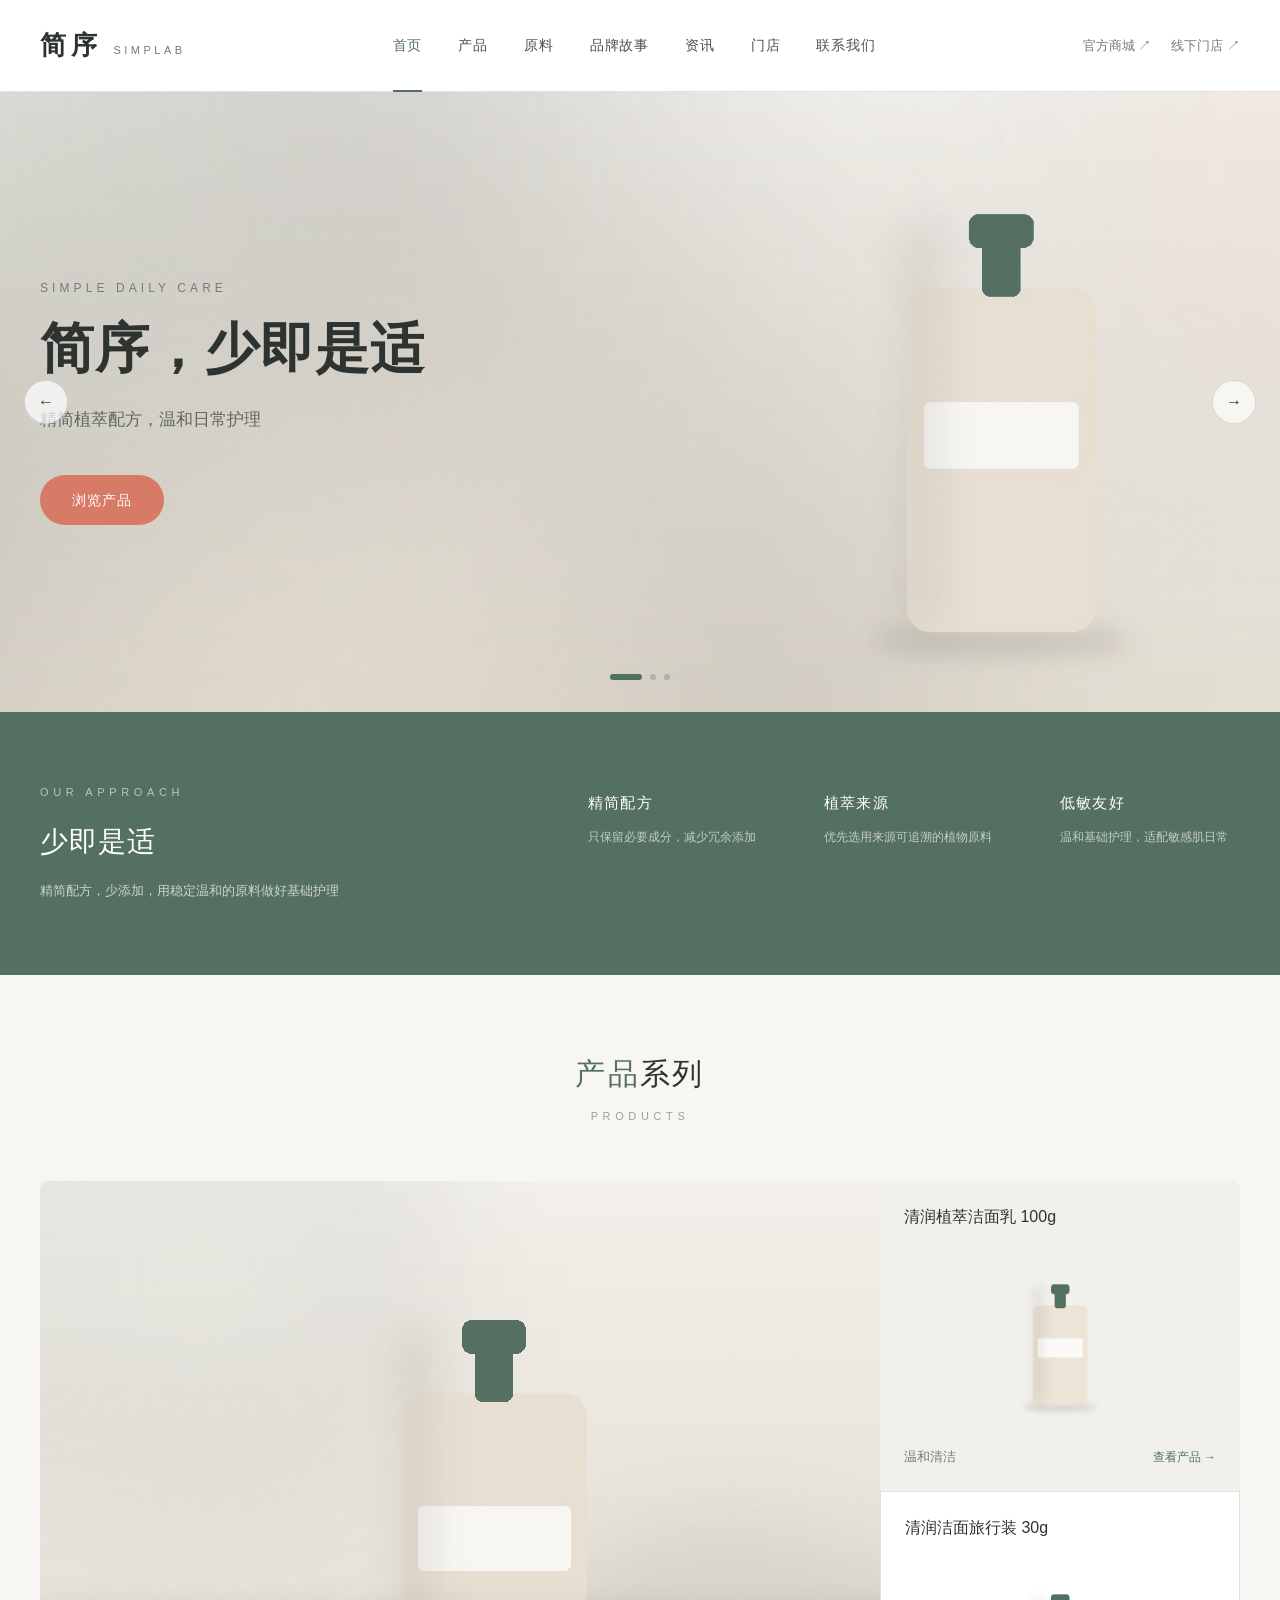
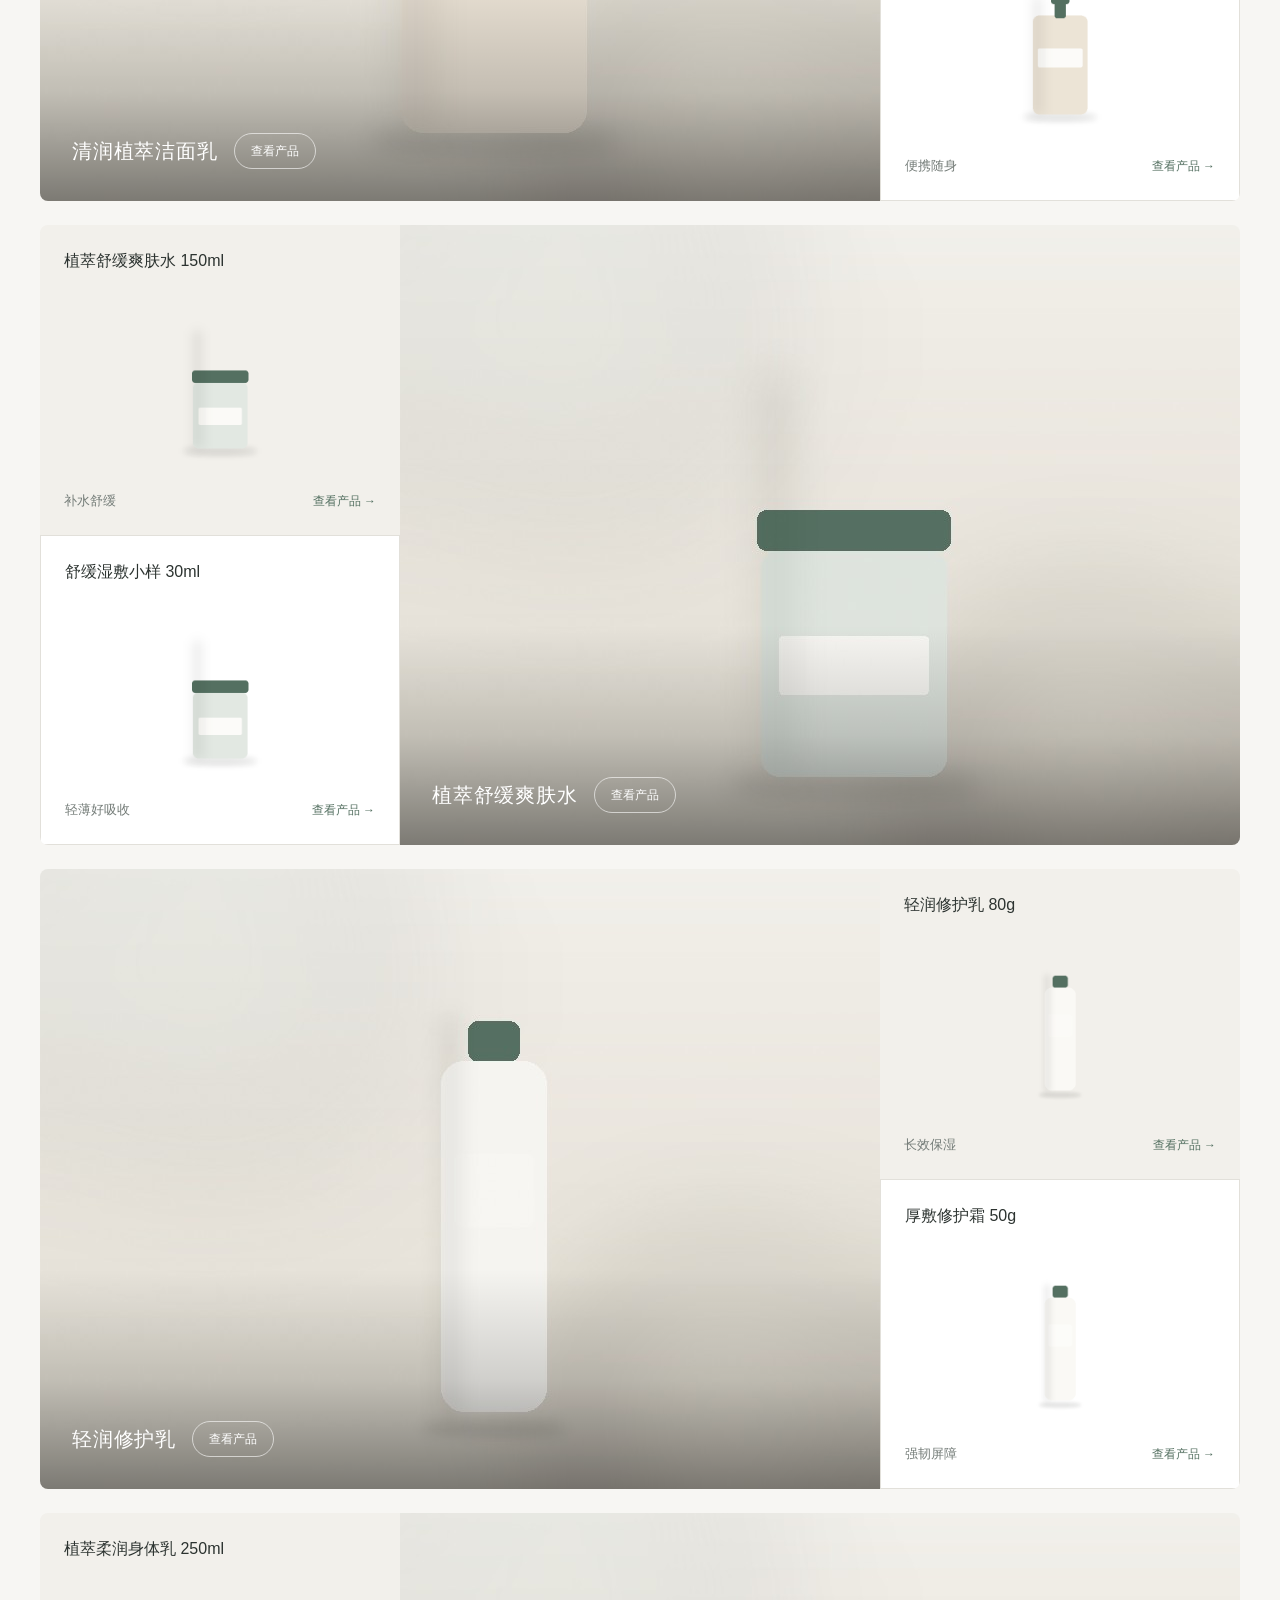
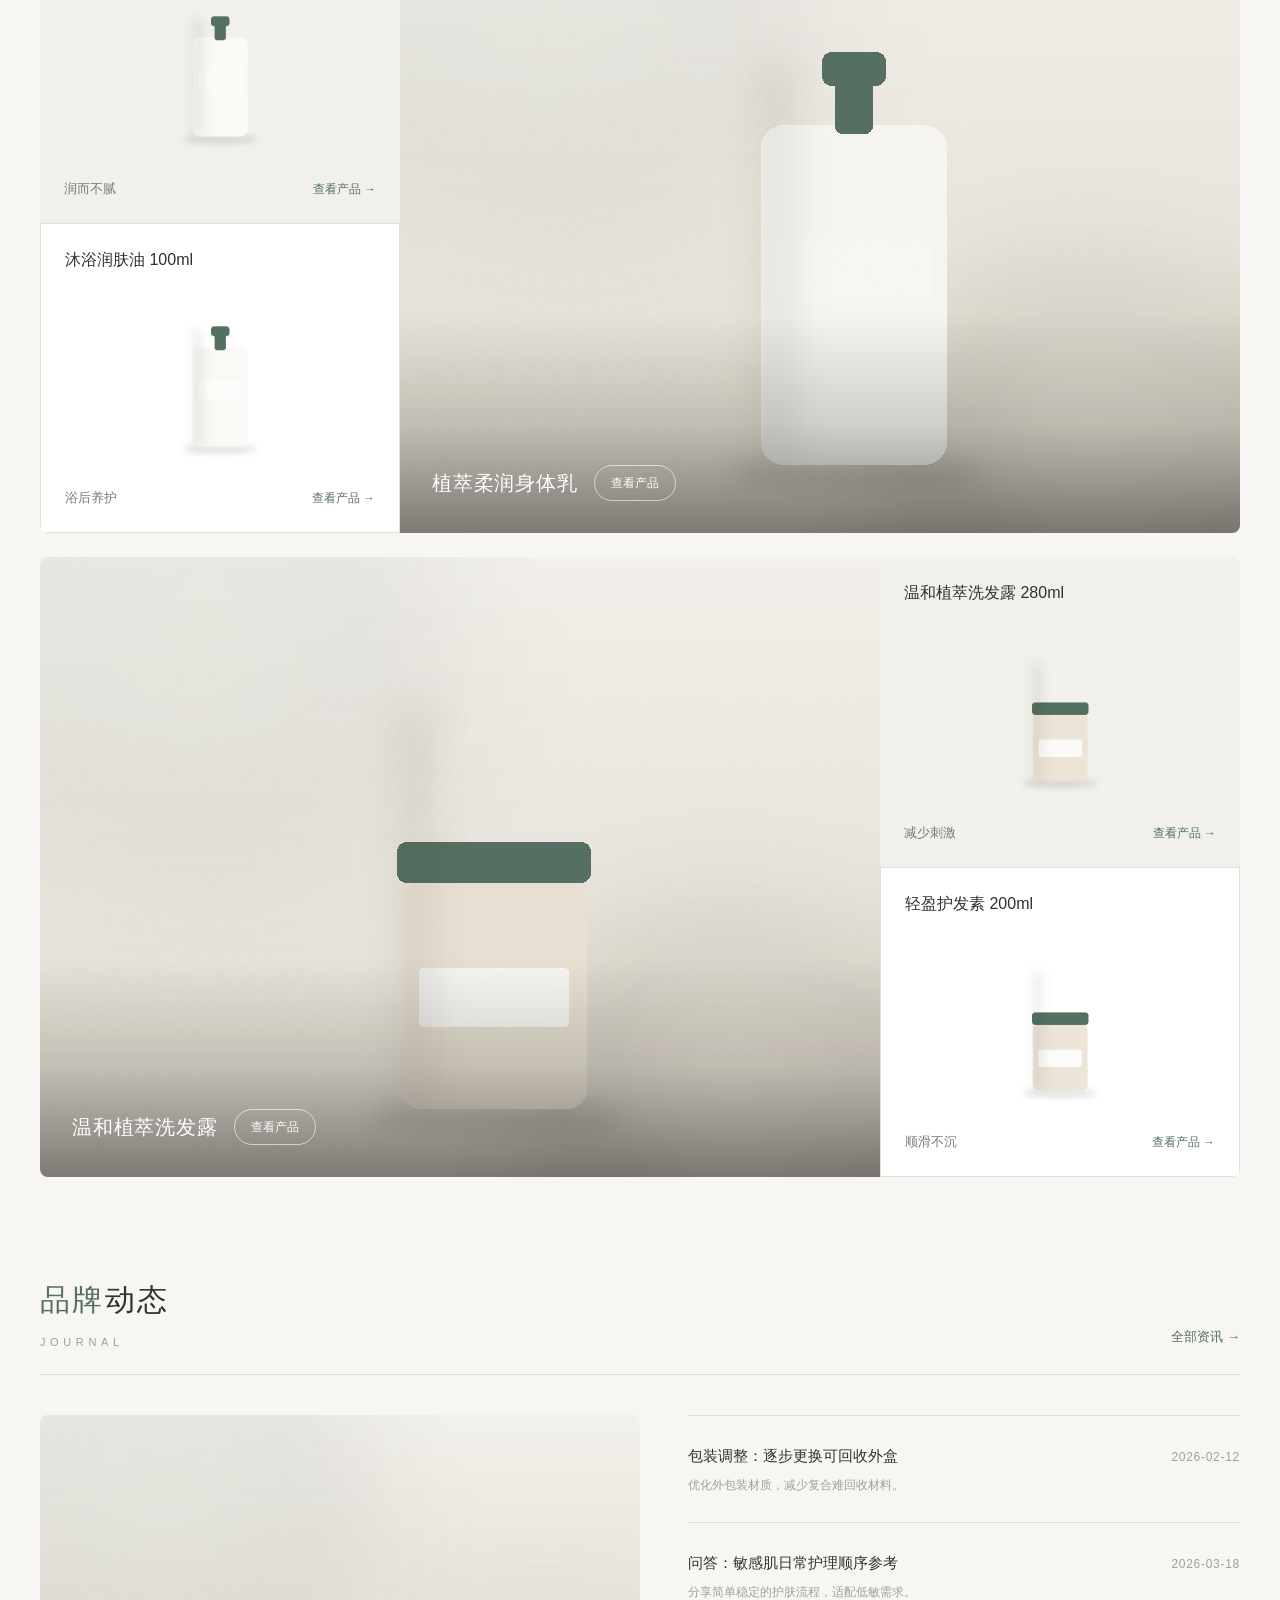
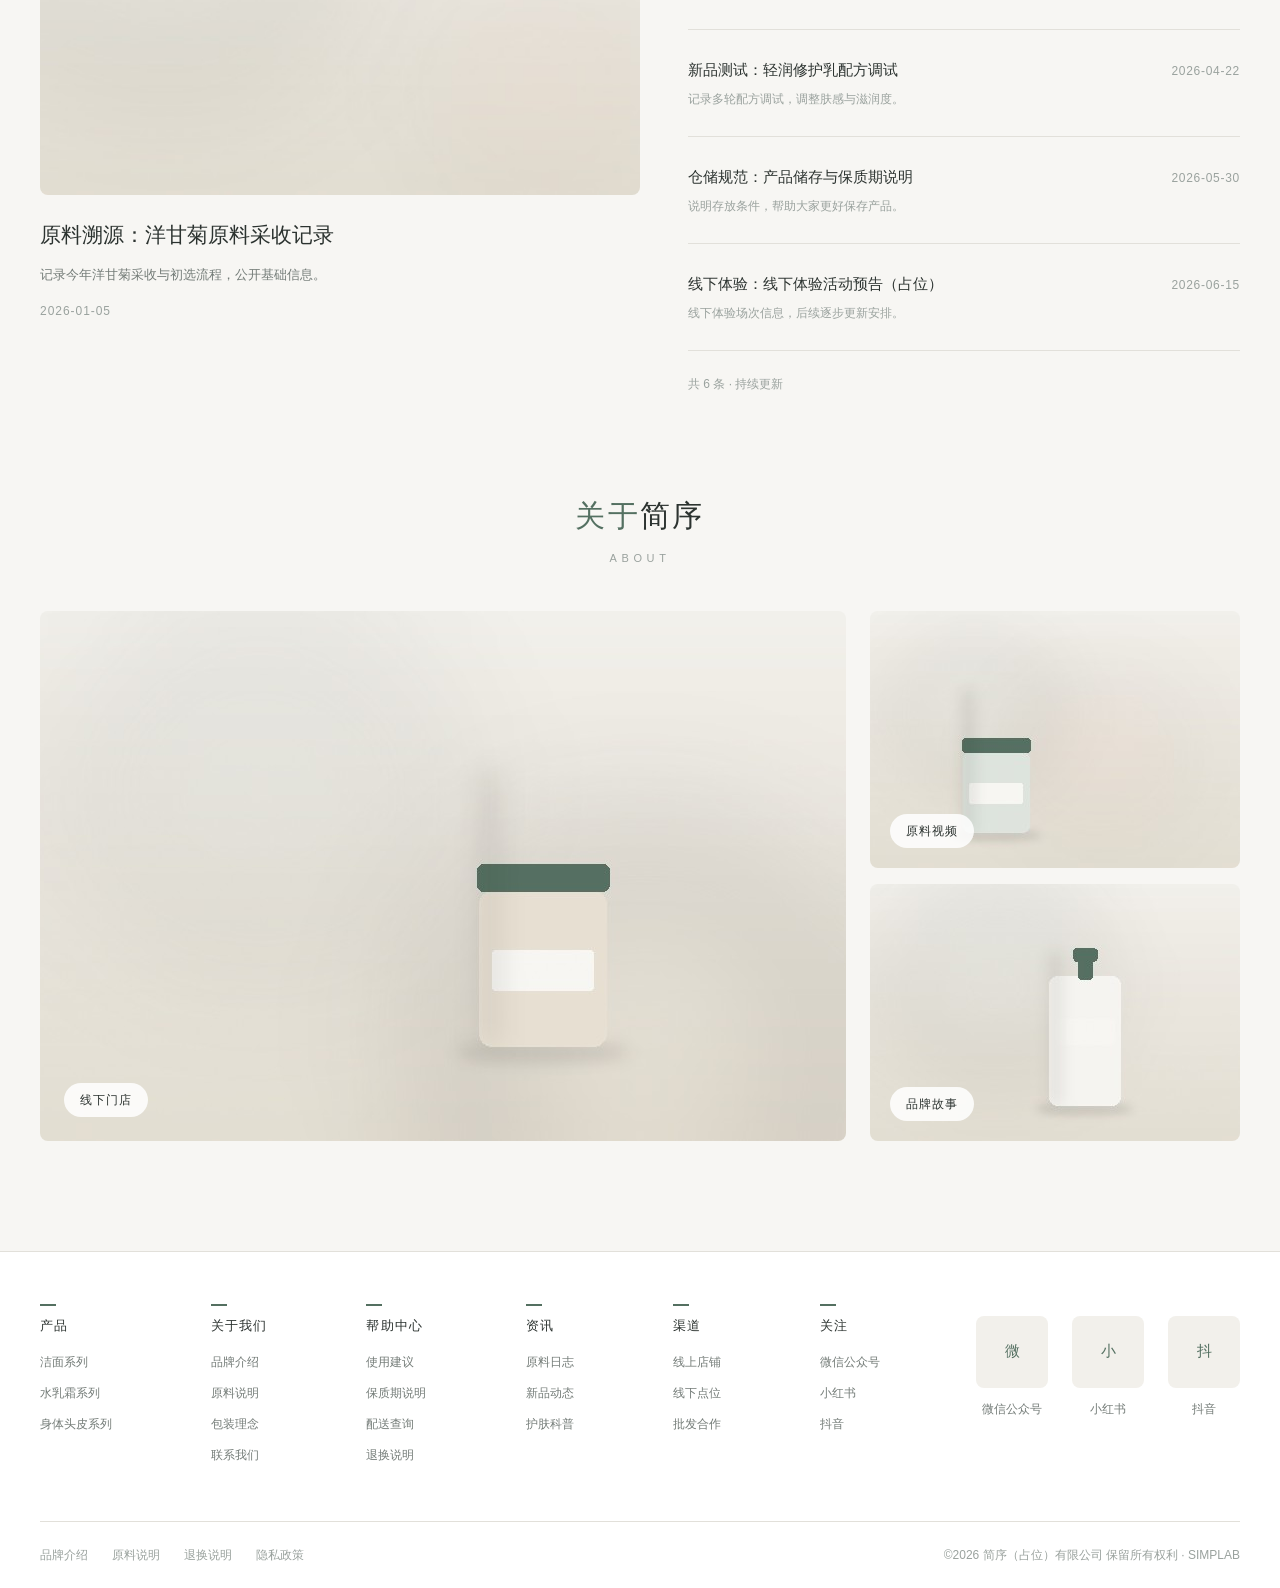
<file: index.html>
<!DOCTYPE html><html lang="zh-CN" class="h-full antialiased"><head><meta charSet="utf-8"/><meta name="viewport" content="width=1200, initial-scale=1"/><link rel="preload" as="image" href="/brand/hero-1.jpg"/><link rel="preload" as="image" href="/brand/hero-2.jpg"/><link rel="preload" as="image" href="/brand/hero-3.jpg"/><link rel="preload" href="/brand/product-1.jpg" as="image"/><link rel="preload" href="/brand/item-1.png" as="image"/><link rel="preload" href="/brand/item-2.png" as="image"/><link rel="preload" href="/brand/product-2.jpg" as="image"/><link rel="preload" href="/brand/item-3.png" as="image"/><link rel="preload" href="/brand/item-4.png" as="image"/><link rel="preload" href="/brand/product-3.jpg" as="image"/><link rel="stylesheet" href="/_next/static/chunks/3efq1ewt395_8.css" data-precedence="next"/><link rel="preload" as="script" fetchPriority="low" href="/_next/static/chunks/3l04zcqx63h3y.js"/><script src="/_next/static/chunks/41qfcvra0dvw4.js" async=""></script><script src="/_next/static/chunks/27t_qfc-3_lzs.js" async=""></script><script src="/_next/static/chunks/turbopack-204cpt9buc445.js" async=""></script><script src="/_next/static/chunks/3fntmmi971322.js" async=""></script><script src="/_next/static/chunks/3qasx9idty94k.js" async=""></script><link rel="preload" href="/brand/item-5.png" as="image"/><link rel="preload" href="/brand/item-6.png" as="image"/><link rel="preload" href="/brand/product-4.jpg" as="image"/><link rel="preload" href="/brand/item-7.png" as="image"/><link rel="preload" href="/brand/item-8.png" as="image"/><link rel="preload" href="/brand/product-5.jpg" as="image"/><link rel="preload" href="/brand/item-9.png" as="image"/><link rel="preload" href="/brand/item-10.png" as="image"/><link rel="preload" href="/brand/news-1.jpg" as="image"/><link rel="preload" href="/brand/about-store.jpg" as="image"/><link rel="preload" href="/brand/about-film.jpg" as="image"/><link rel="preload" href="/brand/about-story.jpg" as="image"/><title>简序 SIMPLAB｜少即是适 · 纯净植萃个护</title><meta name="description" content="简序（SIMPLAB）坚持精简配方，选用来源清晰的植萃原料，做温和、低敏友好的基础护理产品。少即是适。"/><meta name="application-name" content="简序 SIMPLAB"/><meta name="keywords" content="简序,SIMPLAB,植萃个护,精简配方,低敏护肤"/><meta property="og:title" content="简序 SIMPLAB｜少即是适"/><meta property="og:description" content="精简配方 · 纯净植萃 · 温和日常护理"/><meta property="og:site_name" content="简序 SIMPLAB"/><meta property="og:locale" content="zh_CN"/><meta property="og:image" content="https://a1115430824.github.io/og.png"/><meta property="og:image:width" content="1200"/><meta property="og:image:height" content="630"/><meta property="og:image:alt" content="简序 SIMPLAB"/><meta property="og:type" content="website"/><meta name="twitter:card" content="summary_large_image"/><meta name="twitter:title" content="简序 SIMPLAB｜少即是适"/><meta name="twitter:description" content="精简配方 · 纯净植萃 · 温和日常护理"/><meta name="twitter:image" content="https://a1115430824.github.io/og.png"/><link rel="icon" href="/favicon.ico?favicon.2l-b2j1t_a9fn.ico" sizes="64x64" type="image/x-icon"/><link rel="icon" href="/icon.png?icon.00e9w-x2wxb3q.png" sizes="512x512" type="image/png"/><script src="/_next/static/chunks/0cz1d0mv5g_q7.js" noModule=""></script></head><body class="min-h-full flex flex-col"><div hidden=""><!--$--><!--/$--></div><div class="brand-scope min-h-screen w-full"><header class="relative z-50 h-[92px] w-full border-b border-[#E2E0DA] bg-white"><div class="mx-auto flex h-full w-[1200px] items-center justify-between"><a href="/" class="flex items-baseline gap-3"><span class="text-[26px] font-semibold tracking-[0.18em] text-[#2C3330]">简序</span><span class="text-[11px] tracking-[0.32em] text-[#747C78]">SIMPLAB</span></a><nav><ul class="flex items-center gap-9"><li class="group relative flex h-[92px] items-center"><a href="/" class="relative flex h-full items-center text-[14px] tracking-[0.06em] transition-colors text-[#547061]">首页<span class="absolute bottom-0 left-0 h-[2px] w-full bg-[#547061] transition-opacity opacity-100"></span></a></li><li class="group relative flex h-[92px] items-center"><a href="#" class="relative flex h-full items-center text-[14px] tracking-[0.06em] transition-colors text-[#4A524E] hover:text-[#547061]">产品<span class="absolute bottom-0 left-0 h-[2px] w-full bg-[#547061] transition-opacity opacity-0 group-hover:opacity-100"></span></a><div class="absolute left-0 top-full hidden w-full border-b border-[#E2E0DA] bg-white group-hover:block"><ul class="mx-auto flex w-[1200px] gap-10 py-7"><li><a href="#" class="text-[14px] text-[#4A524E] transition-colors hover:text-[#547061]">清润洁面</a></li><li><a href="#" class="text-[14px] text-[#4A524E] transition-colors hover:text-[#547061]">舒缓水感</a></li><li><a href="#" class="text-[14px] text-[#4A524E] transition-colors hover:text-[#547061]">修护乳霜</a></li><li><a href="#" class="text-[14px] text-[#4A524E] transition-colors hover:text-[#547061]">身体养护</a></li><li><a href="#" class="text-[14px] text-[#4A524E] transition-colors hover:text-[#547061]">头皮养护</a></li></ul></div></li><li class="group relative flex h-[92px] items-center"><a href="#" class="relative flex h-full items-center text-[14px] tracking-[0.06em] transition-colors text-[#4A524E] hover:text-[#547061]">原料<span class="absolute bottom-0 left-0 h-[2px] w-full bg-[#547061] transition-opacity opacity-0 group-hover:opacity-100"></span></a></li><li class="group relative flex h-[92px] items-center"><a href="#" class="relative flex h-full items-center text-[14px] tracking-[0.06em] transition-colors text-[#4A524E] hover:text-[#547061]">品牌故事<span class="absolute bottom-0 left-0 h-[2px] w-full bg-[#547061] transition-opacity opacity-0 group-hover:opacity-100"></span></a><div class="absolute left-0 top-full hidden w-full border-b border-[#E2E0DA] bg-white group-hover:block"><ul class="mx-auto flex w-[1200px] gap-10 py-7"><li><a href="#" class="text-[14px] text-[#4A524E] transition-colors hover:text-[#547061]">品牌介绍</a></li><li><a href="#" class="text-[14px] text-[#4A524E] transition-colors hover:text-[#547061]">原料说明</a></li><li><a href="#" class="text-[14px] text-[#4A524E] transition-colors hover:text-[#547061]">包装理念</a></li></ul></div></li><li class="group relative flex h-[92px] items-center"><a href="#" class="relative flex h-full items-center text-[14px] tracking-[0.06em] transition-colors text-[#4A524E] hover:text-[#547061]">资讯<span class="absolute bottom-0 left-0 h-[2px] w-full bg-[#547061] transition-opacity opacity-0 group-hover:opacity-100"></span></a></li><li class="group relative flex h-[92px] items-center"><a href="#" class="relative flex h-full items-center text-[14px] tracking-[0.06em] transition-colors text-[#4A524E] hover:text-[#547061]">门店<span class="absolute bottom-0 left-0 h-[2px] w-full bg-[#547061] transition-opacity opacity-0 group-hover:opacity-100"></span></a></li><li class="group relative flex h-[92px] items-center"><a href="#" class="relative flex h-full items-center text-[14px] tracking-[0.06em] transition-colors text-[#4A524E] hover:text-[#547061]">联系我们<span class="absolute bottom-0 left-0 h-[2px] w-full bg-[#547061] transition-opacity opacity-0 group-hover:opacity-100"></span></a></li></ul></nav><div class="flex items-center gap-5 text-[13px] text-[#747C78]"><a href="#" class="transition-colors hover:text-[#547061]">官方商城 ↗</a><a href="#" class="transition-colors hover:text-[#547061]">线下门店 ↗</a></div></div></header><main><section class="relative h-[620px] w-full overflow-hidden bg-[#F2F0EB]"><div aria-hidden="false" class="absolute inset-0 z-[11] animate-[brand-fade_1.2s_ease-in]"><img src="/brand/hero-1.jpg" alt="" class="h-full w-full object-cover"/><div class="absolute inset-0 flex items-center"><div class="mx-auto w-[1200px]"><div class="max-w-[560px]"><p class="mb-5 text-[12px] tracking-[0.34em] text-[#747C78]">SIMPLE DAILY CARE</p><h1 class="text-[54px] leading-[1.18] font-semibold tracking-[0.02em] text-[#2C3330]">简序，少即是适</h1><p class="mt-6 text-[17px] leading-[1.8] text-[#5E6662]">精简植萃配方，温和日常护理</p><a href="#" class="mt-10 inline-flex h-[50px] items-center rounded-full bg-[#D87B66] px-8 text-[14px] tracking-[0.08em] text-white transition-colors hover:bg-[#C86C57]">浏览产品</a></div></div></div></div><div aria-hidden="true" class="absolute inset-0 z-10 opacity-0"><img src="/brand/hero-2.jpg" alt="" class="h-full w-full object-cover"/><div class="absolute inset-0 flex items-center"><div class="mx-auto w-[1200px]"><div class="max-w-[560px]"><p class="mb-5 text-[12px] tracking-[0.34em] text-[#747C78]">SIMPLE DAILY CARE</p><h1 class="text-[54px] leading-[1.18] font-semibold tracking-[0.02em] text-[#2C3330]">低敏基础护理</h1><p class="mt-6 text-[17px] leading-[1.8] text-[#5E6662]">剔除冗余添加，减轻肌肤负担</p><a href="#" class="mt-10 inline-flex h-[50px] items-center rounded-full bg-[#D87B66] px-8 text-[14px] tracking-[0.08em] text-white transition-colors hover:bg-[#C86C57]">了解配方</a></div></div></div></div><div aria-hidden="true" class="absolute inset-0 z-10 opacity-0"><img src="/brand/hero-3.jpg" alt="" class="h-full w-full object-cover"/><div class="absolute inset-0 flex items-center"><div class="mx-auto w-[1200px]"><div class="max-w-[560px]"><p class="mb-5 text-[12px] tracking-[0.34em] text-[#747C78]">SIMPLE DAILY CARE</p><h1 class="text-[54px] leading-[1.18] font-semibold tracking-[0.02em] text-[#2C3330]">原料清晰可查</h1><p class="mt-6 text-[17px] leading-[1.8] text-[#5E6662]">优先选用来源可追溯植萃原料</p><a href="#" class="mt-10 inline-flex h-[50px] items-center rounded-full bg-[#D87B66] px-8 text-[14px] tracking-[0.08em] text-white transition-colors hover:bg-[#C86C57]">原料说明</a></div></div></div></div><button type="button" aria-label="上一张" class="absolute left-6 top-1/2 z-[15] flex h-11 w-11 -translate-y-1/2 items-center justify-center rounded-full border border-[#2C3330]/15 bg-white/70 text-[16px] text-[#2C3330] transition hover:bg-white">←</button><button type="button" aria-label="下一张" class="absolute right-6 top-1/2 z-[15] flex h-11 w-11 -translate-y-1/2 items-center justify-center rounded-full border border-[#2C3330]/15 bg-white/70 text-[16px] text-[#2C3330] transition hover:bg-white">→</button><div class="absolute bottom-8 left-1/2 z-[12] flex -translate-x-1/2 items-center gap-2"><button type="button" aria-label="第 1 张" class="h-[6px] rounded-full transition-all w-8 bg-[#547061]"></button><button type="button" aria-label="第 2 张" class="h-[6px] rounded-full transition-all w-[6px] bg-[#547061]/30 hover:bg-[#547061]/60"></button><button type="button" aria-label="第 3 张" class="h-[6px] rounded-full transition-all w-[6px] bg-[#547061]/30 hover:bg-[#547061]/60"></button></div></section><section class="w-full bg-[#547061] py-[72px] text-white"><div class="mx-auto flex w-[1200px] items-start justify-between"><div class="max-w-[360px]"><p class="text-[11px] tracking-[0.42em] text-white/60">OUR APPROACH</p><p class="mt-5 text-[28px] leading-[1.5] font-medium tracking-[0.04em]">少即是适</p><p class="mt-4 text-[13px] leading-[1.9] text-white/70">精简配方，少添加，用稳定温和的原料做好基础护理</p></div><div class="flex gap-14 pt-2"><div class="w-[180px]"><p class="text-[15px] tracking-[0.08em]">精简配方</p><p class="mt-3 text-[12px] leading-[1.8] text-white/65">只保留必要成分，减少冗余添加</p></div><div class="w-[180px]"><p class="text-[15px] tracking-[0.08em]">植萃来源</p><p class="mt-3 text-[12px] leading-[1.8] text-white/65">优先选用来源可追溯的植物原料</p></div><div class="w-[180px]"><p class="text-[15px] tracking-[0.08em]">低敏友好</p><p class="mt-3 text-[12px] leading-[1.8] text-white/65">温和基础护理，适配敏感肌日常</p></div></div></div></section><section class="pt-[76px]"><div class="mb-[56px] flex flex-col items-center"><p class="text-[30px] font-medium tracking-[0.08em] text-[#2C3330]"><span class="text-[#547061]">产品</span>系列</p><div class="mt-3 text-[11px] uppercase tracking-[0.42em] text-[#9AA29E]">Products</div></div><div class="mx-auto w-[1200px]"><div class="mb-6 flex w-full overflow-hidden rounded-[8px] flex-row"><div class="group relative h-[620px] w-[840px] overflow-hidden"><a href="#" class="block h-full w-full"><img src="/brand/product-1.jpg" alt="清润植萃洁面乳" class="h-full w-full object-cover transition-transform duration-700 group-hover:scale-[1.03]"/></a><div class="pointer-events-none absolute inset-x-0 bottom-0 h-[220px] bg-gradient-to-t from-black/45 via-black/15 to-transparent"></div><div class="absolute bottom-8 left-8 flex items-center gap-4"><p class="text-[20px] tracking-[0.04em] text-white">清润植萃洁面乳</p><a href="#" class="rounded-full border border-white/60 px-4 py-2 text-[12px] text-white transition-colors hover:bg-white hover:text-[#2C3330]">查看产品</a></div></div><div class="flex w-[360px] flex-col"><div class="group flex h-[310px] flex-col justify-between p-6 bg-[#F2F0EB]"><p class="text-[16px] leading-[1.5] text-[#2C3330]">清润植萃洁面乳 100g</p><a href="#" class="flex h-[190px] items-center justify-center"><img src="/brand/item-1.png" alt="清润植萃洁面乳 100g" class="h-[190px] w-auto object-contain transition-transform duration-500 group-hover:-translate-y-1"/></a><div class="flex items-center justify-between"><span class="text-[13px] text-[#747C78]">温和清洁</span><a href="#" class="text-[12px] text-[#547061] underline underline-offset-4 transition-opacity hover:opacity-70">查看产品 →</a></div></div><div class="group flex h-[310px] flex-col justify-between p-6 border border-[#E2E0DA] bg-white"><p class="text-[16px] leading-[1.5] text-[#2C3330]">清润洁面旅行装 30g</p><a href="#" class="flex h-[190px] items-center justify-center"><img src="/brand/item-2.png" alt="清润洁面旅行装 30g" class="h-[190px] w-auto object-contain transition-transform duration-500 group-hover:-translate-y-1"/></a><div class="flex items-center justify-between"><span class="text-[13px] text-[#747C78]">便携随身</span><a href="#" class="text-[12px] text-[#547061] underline underline-offset-4 transition-opacity hover:opacity-70">查看产品 →</a></div></div></div></div><div class="mb-6 flex w-full overflow-hidden rounded-[8px] flex-row-reverse"><div class="group relative h-[620px] w-[840px] overflow-hidden"><a href="#" class="block h-full w-full"><img src="/brand/product-2.jpg" alt="植萃舒缓爽肤水" class="h-full w-full object-cover transition-transform duration-700 group-hover:scale-[1.03]"/></a><div class="pointer-events-none absolute inset-x-0 bottom-0 h-[220px] bg-gradient-to-t from-black/45 via-black/15 to-transparent"></div><div class="absolute bottom-8 left-8 flex items-center gap-4"><p class="text-[20px] tracking-[0.04em] text-white">植萃舒缓爽肤水</p><a href="#" class="rounded-full border border-white/60 px-4 py-2 text-[12px] text-white transition-colors hover:bg-white hover:text-[#2C3330]">查看产品</a></div></div><div class="flex w-[360px] flex-col"><div class="group flex h-[310px] flex-col justify-between p-6 bg-[#F2F0EB]"><p class="text-[16px] leading-[1.5] text-[#2C3330]">植萃舒缓爽肤水 150ml</p><a href="#" class="flex h-[190px] items-center justify-center"><img src="/brand/item-3.png" alt="植萃舒缓爽肤水 150ml" class="h-[190px] w-auto object-contain transition-transform duration-500 group-hover:-translate-y-1"/></a><div class="flex items-center justify-between"><span class="text-[13px] text-[#747C78]">补水舒缓</span><a href="#" class="text-[12px] text-[#547061] underline underline-offset-4 transition-opacity hover:opacity-70">查看产品 →</a></div></div><div class="group flex h-[310px] flex-col justify-between p-6 border border-[#E2E0DA] bg-white"><p class="text-[16px] leading-[1.5] text-[#2C3330]">舒缓湿敷小样 30ml</p><a href="#" class="flex h-[190px] items-center justify-center"><img src="/brand/item-4.png" alt="舒缓湿敷小样 30ml" class="h-[190px] w-auto object-contain transition-transform duration-500 group-hover:-translate-y-1"/></a><div class="flex items-center justify-between"><span class="text-[13px] text-[#747C78]">轻薄好吸收</span><a href="#" class="text-[12px] text-[#547061] underline underline-offset-4 transition-opacity hover:opacity-70">查看产品 →</a></div></div></div></div><div class="mb-6 flex w-full overflow-hidden rounded-[8px] flex-row"><div class="group relative h-[620px] w-[840px] overflow-hidden"><a href="#" class="block h-full w-full"><img src="/brand/product-3.jpg" alt="轻润修护乳" class="h-full w-full object-cover transition-transform duration-700 group-hover:scale-[1.03]"/></a><div class="pointer-events-none absolute inset-x-0 bottom-0 h-[220px] bg-gradient-to-t from-black/45 via-black/15 to-transparent"></div><div class="absolute bottom-8 left-8 flex items-center gap-4"><p class="text-[20px] tracking-[0.04em] text-white">轻润修护乳</p><a href="#" class="rounded-full border border-white/60 px-4 py-2 text-[12px] text-white transition-colors hover:bg-white hover:text-[#2C3330]">查看产品</a></div></div><div class="flex w-[360px] flex-col"><div class="group flex h-[310px] flex-col justify-between p-6 bg-[#F2F0EB]"><p class="text-[16px] leading-[1.5] text-[#2C3330]">轻润修护乳 80g</p><a href="#" class="flex h-[190px] items-center justify-center"><img src="/brand/item-5.png" alt="轻润修护乳 80g" class="h-[190px] w-auto object-contain transition-transform duration-500 group-hover:-translate-y-1"/></a><div class="flex items-center justify-between"><span class="text-[13px] text-[#747C78]">长效保湿</span><a href="#" class="text-[12px] text-[#547061] underline underline-offset-4 transition-opacity hover:opacity-70">查看产品 →</a></div></div><div class="group flex h-[310px] flex-col justify-between p-6 border border-[#E2E0DA] bg-white"><p class="text-[16px] leading-[1.5] text-[#2C3330]">厚敷修护霜 50g</p><a href="#" class="flex h-[190px] items-center justify-center"><img src="/brand/item-6.png" alt="厚敷修护霜 50g" class="h-[190px] w-auto object-contain transition-transform duration-500 group-hover:-translate-y-1"/></a><div class="flex items-center justify-between"><span class="text-[13px] text-[#747C78]">强韧屏障</span><a href="#" class="text-[12px] text-[#547061] underline underline-offset-4 transition-opacity hover:opacity-70">查看产品 →</a></div></div></div></div><div class="mb-6 flex w-full overflow-hidden rounded-[8px] flex-row-reverse"><div class="group relative h-[620px] w-[840px] overflow-hidden"><a href="#" class="block h-full w-full"><img src="/brand/product-4.jpg" alt="植萃柔润身体乳" class="h-full w-full object-cover transition-transform duration-700 group-hover:scale-[1.03]"/></a><div class="pointer-events-none absolute inset-x-0 bottom-0 h-[220px] bg-gradient-to-t from-black/45 via-black/15 to-transparent"></div><div class="absolute bottom-8 left-8 flex items-center gap-4"><p class="text-[20px] tracking-[0.04em] text-white">植萃柔润身体乳</p><a href="#" class="rounded-full border border-white/60 px-4 py-2 text-[12px] text-white transition-colors hover:bg-white hover:text-[#2C3330]">查看产品</a></div></div><div class="flex w-[360px] flex-col"><div class="group flex h-[310px] flex-col justify-between p-6 bg-[#F2F0EB]"><p class="text-[16px] leading-[1.5] text-[#2C3330]">植萃柔润身体乳 250ml</p><a href="#" class="flex h-[190px] items-center justify-center"><img src="/brand/item-7.png" alt="植萃柔润身体乳 250ml" class="h-[190px] w-auto object-contain transition-transform duration-500 group-hover:-translate-y-1"/></a><div class="flex items-center justify-between"><span class="text-[13px] text-[#747C78]">润而不腻</span><a href="#" class="text-[12px] text-[#547061] underline underline-offset-4 transition-opacity hover:opacity-70">查看产品 →</a></div></div><div class="group flex h-[310px] flex-col justify-between p-6 border border-[#E2E0DA] bg-white"><p class="text-[16px] leading-[1.5] text-[#2C3330]">沐浴润肤油 100ml</p><a href="#" class="flex h-[190px] items-center justify-center"><img src="/brand/item-8.png" alt="沐浴润肤油 100ml" class="h-[190px] w-auto object-contain transition-transform duration-500 group-hover:-translate-y-1"/></a><div class="flex items-center justify-between"><span class="text-[13px] text-[#747C78]">浴后养护</span><a href="#" class="text-[12px] text-[#547061] underline underline-offset-4 transition-opacity hover:opacity-70">查看产品 →</a></div></div></div></div><div class="mb-6 flex w-full overflow-hidden rounded-[8px] flex-row"><div class="group relative h-[620px] w-[840px] overflow-hidden"><a href="#" class="block h-full w-full"><img src="/brand/product-5.jpg" alt="温和植萃洗发露" class="h-full w-full object-cover transition-transform duration-700 group-hover:scale-[1.03]"/></a><div class="pointer-events-none absolute inset-x-0 bottom-0 h-[220px] bg-gradient-to-t from-black/45 via-black/15 to-transparent"></div><div class="absolute bottom-8 left-8 flex items-center gap-4"><p class="text-[20px] tracking-[0.04em] text-white">温和植萃洗发露</p><a href="#" class="rounded-full border border-white/60 px-4 py-2 text-[12px] text-white transition-colors hover:bg-white hover:text-[#2C3330]">查看产品</a></div></div><div class="flex w-[360px] flex-col"><div class="group flex h-[310px] flex-col justify-between p-6 bg-[#F2F0EB]"><p class="text-[16px] leading-[1.5] text-[#2C3330]">温和植萃洗发露 280ml</p><a href="#" class="flex h-[190px] items-center justify-center"><img src="/brand/item-9.png" alt="温和植萃洗发露 280ml" class="h-[190px] w-auto object-contain transition-transform duration-500 group-hover:-translate-y-1"/></a><div class="flex items-center justify-between"><span class="text-[13px] text-[#747C78]">减少刺激</span><a href="#" class="text-[12px] text-[#547061] underline underline-offset-4 transition-opacity hover:opacity-70">查看产品 →</a></div></div><div class="group flex h-[310px] flex-col justify-between p-6 border border-[#E2E0DA] bg-white"><p class="text-[16px] leading-[1.5] text-[#2C3330]">轻盈护发素 200ml</p><a href="#" class="flex h-[190px] items-center justify-center"><img src="/brand/item-10.png" alt="轻盈护发素 200ml" class="h-[190px] w-auto object-contain transition-transform duration-500 group-hover:-translate-y-1"/></a><div class="flex items-center justify-between"><span class="text-[13px] text-[#747C78]">顺滑不沉</span><a href="#" class="text-[12px] text-[#547061] underline underline-offset-4 transition-opacity hover:opacity-70">查看产品 →</a></div></div></div></div></div></section><section class="mx-auto mt-[100px] w-[1200px]"><div class="flex items-end justify-between border-b border-[#E2E0DA] pb-6"><div class="flex flex-col"><p class="text-[30px] font-medium tracking-[0.08em] text-[#2C3330]"><span class="text-[#547061]">品牌</span>动态</p><div class="mt-3 text-[11px] uppercase tracking-[0.42em] text-[#9AA29E]">Journal</div></div><a href="#" class="mb-1 text-[13px] text-[#547061] underline underline-offset-4 hover:opacity-70">全部资讯 →</a></div><div class="mt-10 flex gap-12"><a href="#" class="group block w-[600px] shrink-0"><div class="h-[380px] w-full overflow-hidden rounded-[8px] bg-[#F2F0EB]"><img src="/brand/news-1.jpg" alt="" class="h-full w-full object-cover transition-transform duration-700 group-hover:scale-[1.03]"/></div><p class="mt-6 text-[21px] leading-[1.5] text-[#2C3330] transition-colors group-hover:text-[#547061]">原料溯源：洋甘菊原料采收记录</p><p class="mt-3 text-[13px] leading-[1.8] text-[#747C78]">记录今年洋甘菊采收与初选流程，公开基础信息。</p><p class="mt-4 text-[12px] tracking-[0.08em] text-[#9AA29E]">2026-01-05</p></a><div class="flex w-[552px] flex-col"><a href="#" class="group flex items-baseline justify-between gap-8 py-7 border-t border-[#E2E0DA] border-b border-[#E2E0DA]"><div><p class="text-[15px] leading-[1.6] text-[#2C3330] transition-colors group-hover:text-[#547061]">包装调整：逐步更换可回收外盒</p><p class="mt-2 text-[12px] text-[#9AA29E]">优化外包装材质，减少复合难回收材料。</p></div><span class="shrink-0 text-[12px] tracking-[0.06em] text-[#9AA29E]">2026-02-12</span></a><a href="#" class="group flex items-baseline justify-between gap-8 py-7  border-b border-[#E2E0DA]"><div><p class="text-[15px] leading-[1.6] text-[#2C3330] transition-colors group-hover:text-[#547061]">问答：敏感肌日常护理顺序参考</p><p class="mt-2 text-[12px] text-[#9AA29E]">分享简单稳定的护肤流程，适配低敏需求。</p></div><span class="shrink-0 text-[12px] tracking-[0.06em] text-[#9AA29E]">2026-03-18</span></a><a href="#" class="group flex items-baseline justify-between gap-8 py-7  border-b border-[#E2E0DA]"><div><p class="text-[15px] leading-[1.6] text-[#2C3330] transition-colors group-hover:text-[#547061]">新品测试：轻润修护乳配方调试</p><p class="mt-2 text-[12px] text-[#9AA29E]">记录多轮配方调试，调整肤感与滋润度。</p></div><span class="shrink-0 text-[12px] tracking-[0.06em] text-[#9AA29E]">2026-04-22</span></a><a href="#" class="group flex items-baseline justify-between gap-8 py-7  border-b border-[#E2E0DA]"><div><p class="text-[15px] leading-[1.6] text-[#2C3330] transition-colors group-hover:text-[#547061]">仓储规范：产品储存与保质期说明</p><p class="mt-2 text-[12px] text-[#9AA29E]">说明存放条件，帮助大家更好保存产品。</p></div><span class="shrink-0 text-[12px] tracking-[0.06em] text-[#9AA29E]">2026-05-30</span></a><a href="#" class="group flex items-baseline justify-between gap-8 py-7  border-b border-[#E2E0DA]"><div><p class="text-[15px] leading-[1.6] text-[#2C3330] transition-colors group-hover:text-[#547061]">线下体验：线下体验活动预告（占位）</p><p class="mt-2 text-[12px] text-[#9AA29E]">线下体验场次信息，后续逐步更新安排。</p></div><span class="shrink-0 text-[12px] tracking-[0.06em] text-[#9AA29E]">2026-06-15</span></a><p class="mt-auto pt-6 text-[12px] text-[#9AA29E]">共 <!-- -->6<!-- --> 条 · 持续更新</p></div></div></section><section class="mx-auto mt-[100px] w-[1200px]"><div class="flex flex-col items-center"><p class="text-[30px] font-medium tracking-[0.08em] text-[#2C3330]"><span class="text-[#547061]">关于</span>简序</p><div class="mt-3 text-[11px] uppercase tracking-[0.42em] text-[#9AA29E]">About</div></div><div class="mt-[44px] flex gap-6"><a href="#" class="group relative block h-[530px] w-[830px] overflow-hidden rounded-[8px]"><img src="/brand/about-store.jpg" alt="线下门店" class="h-full w-full object-cover transition-transform duration-700 group-hover:scale-[1.03]"/><span class="absolute bottom-6 left-6 rounded-full bg-white/85 px-4 py-2 text-[12px] tracking-[0.08em] text-[#2C3330]">线下门店</span></a><div class="flex w-[370px] flex-col gap-4"><a href="#" class="group relative block h-[257px] w-[370px] overflow-hidden rounded-[8px]"><img src="/brand/about-film.jpg" alt="原料视频" class="h-full w-full object-cover transition-transform duration-700 group-hover:scale-[1.04]"/><span class="absolute bottom-5 left-5 rounded-full bg-white/85 px-4 py-2 text-[12px] tracking-[0.08em] text-[#2C3330]">原料视频</span></a><a href="#" class="group relative block h-[257px] w-[370px] overflow-hidden rounded-[8px]"><img src="/brand/about-story.jpg" alt="品牌故事" class="h-full w-full object-cover transition-transform duration-700 group-hover:scale-[1.04]"/><span class="absolute bottom-5 left-5 rounded-full bg-white/85 px-4 py-2 text-[12px] tracking-[0.08em] text-[#2C3330]">品牌故事</span></a></div></div></section></main><footer class="mt-[110px] w-full border-t border-[#E2E0DA] bg-white pt-16"><div class="mx-auto w-[1200px]"><div class="flex justify-between gap-10"><div class="flex flex-1 justify-between gap-8"><div><p class="relative mb-4 text-[13px] tracking-[0.08em] text-[#2C3330]"><span class="absolute -top-3 left-0 block h-[2px] w-4 bg-[#547061]"></span>产品</p><ul class="space-y-2.5"><li><a href="#" class="text-[12px] text-[#747C78] transition-colors hover:text-[#547061]">洁面系列</a></li><li><a href="#" class="text-[12px] text-[#747C78] transition-colors hover:text-[#547061]">水乳霜系列</a></li><li><a href="#" class="text-[12px] text-[#747C78] transition-colors hover:text-[#547061]">身体头皮系列</a></li></ul></div><div><p class="relative mb-4 text-[13px] tracking-[0.08em] text-[#2C3330]"><span class="absolute -top-3 left-0 block h-[2px] w-4 bg-[#547061]"></span>关于我们</p><ul class="space-y-2.5"><li><a href="#" class="text-[12px] text-[#747C78] transition-colors hover:text-[#547061]">品牌介绍</a></li><li><a href="#" class="text-[12px] text-[#747C78] transition-colors hover:text-[#547061]">原料说明</a></li><li><a href="#" class="text-[12px] text-[#747C78] transition-colors hover:text-[#547061]">包装理念</a></li><li><a href="#" class="text-[12px] text-[#747C78] transition-colors hover:text-[#547061]">联系我们</a></li></ul></div><div><p class="relative mb-4 text-[13px] tracking-[0.08em] text-[#2C3330]"><span class="absolute -top-3 left-0 block h-[2px] w-4 bg-[#547061]"></span>帮助中心</p><ul class="space-y-2.5"><li><a href="#" class="text-[12px] text-[#747C78] transition-colors hover:text-[#547061]">使用建议</a></li><li><a href="#" class="text-[12px] text-[#747C78] transition-colors hover:text-[#547061]">保质期说明</a></li><li><a href="#" class="text-[12px] text-[#747C78] transition-colors hover:text-[#547061]">配送查询</a></li><li><a href="#" class="text-[12px] text-[#747C78] transition-colors hover:text-[#547061]">退换说明</a></li></ul></div><div><p class="relative mb-4 text-[13px] tracking-[0.08em] text-[#2C3330]"><span class="absolute -top-3 left-0 block h-[2px] w-4 bg-[#547061]"></span>资讯</p><ul class="space-y-2.5"><li><a href="#" class="text-[12px] text-[#747C78] transition-colors hover:text-[#547061]">原料日志</a></li><li><a href="#" class="text-[12px] text-[#747C78] transition-colors hover:text-[#547061]">新品动态</a></li><li><a href="#" class="text-[12px] text-[#747C78] transition-colors hover:text-[#547061]">护肤科普</a></li></ul></div><div><p class="relative mb-4 text-[13px] tracking-[0.08em] text-[#2C3330]"><span class="absolute -top-3 left-0 block h-[2px] w-4 bg-[#547061]"></span>渠道</p><ul class="space-y-2.5"><li><a href="#" class="text-[12px] text-[#747C78] transition-colors hover:text-[#547061]">线上店铺</a></li><li><a href="#" class="text-[12px] text-[#747C78] transition-colors hover:text-[#547061]">线下点位</a></li><li><a href="#" class="text-[12px] text-[#747C78] transition-colors hover:text-[#547061]">批发合作</a></li></ul></div><div><p class="relative mb-4 text-[13px] tracking-[0.08em] text-[#2C3330]"><span class="absolute -top-3 left-0 block h-[2px] w-4 bg-[#547061]"></span>关注</p><ul class="space-y-2.5"><li><a href="#" class="text-[12px] text-[#747C78] transition-colors hover:text-[#547061]">微信公众号</a></li><li><a href="#" class="text-[12px] text-[#747C78] transition-colors hover:text-[#547061]">小红书</a></li><li><a href="#" class="text-[12px] text-[#747C78] transition-colors hover:text-[#547061]">抖音</a></li></ul></div></div><div class="flex w-[320px] shrink-0 justify-end gap-6"><div class="text-center"><a href="#" class="flex h-[72px] w-[72px] items-center justify-center rounded-[8px] bg-[#F2F0EB] text-[15px] text-[#547061] transition-colors hover:bg-[#E8E6DF]">微</a><p class="mt-3 text-[12px] text-[#747C78]">微信公众号</p></div><div class="text-center"><a href="#" class="flex h-[72px] w-[72px] items-center justify-center rounded-[8px] bg-[#F2F0EB] text-[15px] text-[#547061] transition-colors hover:bg-[#E8E6DF]">小</a><p class="mt-3 text-[12px] text-[#747C78]">小红书</p></div><div class="text-center"><a href="#" class="flex h-[72px] w-[72px] items-center justify-center rounded-[8px] bg-[#F2F0EB] text-[15px] text-[#547061] transition-colors hover:bg-[#E8E6DF]">抖</a><p class="mt-3 text-[12px] text-[#747C78]">抖音</p></div></div></div><div class="mt-14 flex items-center justify-between border-t border-[#E2E0DA] py-6 text-[12px] text-[#9AA29E]"><div class="flex items-center gap-6"><a href="#" class="hover:text-[#547061]">品牌介绍</a><a href="#" class="hover:text-[#547061]">原料说明</a><a href="#" class="hover:text-[#547061]">退换说明</a><a href="#" class="hover:text-[#547061]">隐私政策</a></div><p>©2026 <!-- -->简序<!-- -->（占位）有限公司 保留所有权利 · <!-- -->SIMPLAB</p></div></div></footer></div><!--$--><!--/$--><script src="/_next/static/chunks/3l04zcqx63h3y.js" id="_R_" async=""></script><script>(self.__next_f=self.__next_f||[]).push([0])</script><script>self.__next_f.push([1,"1:\"$Sreact.fragment\"\n2:I[39756,[\"/_next/static/chunks/3fntmmi971322.js\"],\"default\"]\n3:I[37457,[\"/_next/static/chunks/3fntmmi971322.js\"],\"default\"]\nf:I[68027,[\"/_next/static/chunks/3fntmmi971322.js\"],\"default\",1]\n:HL[\"/_next/static/chunks/3efq1ewt395_8.css\",\"style\"]\n0:{\"P\":null,\"c\":[\"\",\"\"],\"q\":\"\",\"i\":false,\"f\":[[[\"\",{\"children\":[\"__PAGE__\",{},\"$undefined\",\"$undefined\",4608]},\"$undefined\",\"$undefined\",4624],[[\"$\",\"$1\",\"c\",{\"children\":[[[\"$\",\"link\",\"0\",{\"rel\":\"stylesheet\",\"href\":\"/_next/static/chunks/3efq1ewt395_8.css\",\"precedence\":\"next\",\"crossOrigin\":\"$undefined\",\"nonce\":\"$undefined\"}],[\"$\",\"script\",\"script-0\",{\"src\":\"/_next/static/chunks/3fntmmi971322.js\",\"async\":true,\"nonce\":\"$undefined\"}]],[\"$\",\"html\",null,{\"lang\":\"zh-CN\",\"className\":\"h-full antialiased\",\"children\":[\"$\",\"body\",null,{\"className\":\"min-h-full flex flex-col\",\"children\":[\"$\",\"$L2\",null,{\"parallelRouterKey\":\"children\",\"error\":\"$undefined\",\"errorStyles\":\"$undefined\",\"errorScripts\":\"$undefined\",\"template\":[\"$\",\"$L3\",null,{}],\"templateStyles\":\"$undefined\",\"templateScripts\":\"$undefined\",\"notFound\":[[[\"$\",\"title\",null,{\"children\":\"404: This page could not be found.\"}],[\"$\",\"div\",null,{\"style\":{\"fontFamily\":\"system-ui,\\\"Segoe UI\\\",Roboto,Helvetica,Arial,sans-serif,\\\"Apple Color Emoji\\\",\\\"Segoe UI Emoji\\\"\",\"height\":\"100vh\",\"textAlign\":\"center\",\"display\":\"flex\",\"flexDirection\":\"column\",\"alignItems\":\"center\",\"justifyContent\":\"center\"},\"children\":[\"$\",\"div\",null,{\"children\":[[\"$\",\"style\",null,{\"dangerouslySetInnerHTML\":{\"__html\":\"body{color:#000;background:#fff;margin:0}.next-error-h1{border-right:1px solid rgba(0,0,0,.3)}@media (prefers-color-scheme:dark){body{color:#fff;background:#000}.next-error-h1{border-right:1px solid rgba(255,255,255,.3)}}\"}}],[\"$\",\"h1\",null,{\"className\":\"next-error-h1\",\"style\":{\"display\":\"inline-block\",\"margin\":\"0 20px 0 0\",\"padding\":\"0 23px 0 0\",\"fontSize\":24,\"fontWeight\":500,\"verticalAlign\":\"top\",\"lineHeight\":\"49px\"},\"children\":404}],[\"$\",\"div\",null,{\"style\":{\"display\":\"inline-block\"},\"children\":[\"$\",\"h2\",null,{\"style\":{\"fontSize\":14,\"fontWeight\":400,\"lineHeight\":\"49px\",\"margin\":0},\"children\":\"This page could not be found.\"}]}]]}]}]],[]],\"forbidden\":\"$undefined\",\"unauthorized\":\"$undefined\"}]}]}]]}],{\"children\":[[\"$\",\"$1\",\"c\",{\"children\":[[\"$\",\"div\",null,{\"className\":\"brand-scope min-h-screen w-full\",\"children\":[[\"$\",\"header\",null,{\"className\":\"relative z-50 h-[92px] w-full border-b border-[#E2E0DA] bg-white\",\"children\":[\"$\",\"div\",null,{\"className\":\"mx-auto flex h-full w-[1200px] items-center justify-between\",\"children\":[[\"$\",\"a\",null,{\"href\":\"/\",\"className\":\"flex items-baseline gap-3\",\"children\":[[\"$\",\"span\",null,{\"className\":\"text-[26px] font-semibold tracking-[0.18em] text-[#2C3330]\",\"children\":\"简序\"}],[\"$\",\"span\",null,{\"className\":\"text-[11px] tracking-[0.32em] text-[#747C78]\",\"children\":\"SIMPLAB\"}]]}],[\"$\",\"nav\",null,{\"children\":[\"$\",\"ul\",null,{\"className\":\"flex items-center gap-9\",\"children\":[[\"$\",\"li\",\"首页\",{\"className\":\"group relative flex h-[92px] items-center\",\"children\":[[\"$\",\"a\",null,{\"href\":\"/\",\"className\":\"relative flex h-full items-center text-[14px] tracking-[0.06em] transition-colors text-[#547061]\",\"children\":[\"首页\",[\"$\",\"span\",null,{\"className\":\"absolute bottom-0 left-0 h-[2px] w-full bg-[#547061] transition-opacity opacity-100\"}]]}],null]}],[\"$\",\"li\",\"产品\",{\"className\":\"group relative flex h-[92px] items-center\",\"children\":[[\"$\",\"a\",null,{\"href\":\"#\",\"className\":\"relative flex h-full items-center text-[14px] tracking-[0.06em] transition-colors text-[#4A524E] hover:text-[#547061]\",\"children\":[\"产品\",[\"$\",\"span\",null,{\"className\":\"absolute bottom-0 left-0 h-[2px] w-full bg-[#547061] transition-opacity opacity-0 group-hover:opacity-100\"}]]}],[\"$\",\"div\",null,{\"className\":\"absolute left-0 top-full hidden w-full border-b border-[#E2E0DA] bg-white group-hover:block\",\"children\":[\"$\",\"ul\",null,{\"className\":\"mx-auto flex w-[1200px] gap-10 py-7\",\"children\":[[\"$\",\"li\",\"清润洁面\",{\"children\":[\"$\",\"a\",null,{\"href\":\"#\",\"className\":\"text-[14px] text-[#4A524E] transition-colors hover:text-[#547061]\",\"children\":\"清润洁面\"}]}],[\"$\",\"li\",\"舒缓水感\",{\"children\":[\"$\",\"a\",null,{\"href\":\"#\",\"className\":\"text-[14px] text-[#4A524E] transition-colors hover:text-[#547061]\",\"children\":\"舒缓水感\"}]}],[\"$\",\"li\",\"修护乳霜\",{\"children\":[\"$\",\"a\",null,{\"href\":\"#\",\"className\":\"text-[14px] text-[#4A524E] transition-colors hover:text-[#547061]\",\"children\":\"修护乳霜\"}]}],[\"$\",\"li\",\"身体养护\",{\"children\":[\"$\",\"a\",null,{\"href\":\"#\",\"className\":\"text-[14px] text-[#4A524E] transition-colors hover:text-[#547061]\",\"children\":\"身体养护\"}]}],[\"$\",\"li\",\"头皮养护\",{\"children\":[\"$\",\"a\",null,{\"href\":\"#\",\"className\":\"text-[14px] text-[#4A524E] transition-colors hover:text-[#547061]\",\"children\":\"头皮养护\"}]}]]}]}]]}],[\"$\",\"li\",\"原料\",{\"className\":\"group relative flex h-[92px] items-center\",\"children\":[\"$L4\",null]}],\"$L5\",\"$L6\",\"$L7\",\"$L8\"]}]}],\"$L9\"]}]}],\"$La\",\"$Lb\"]}],[\"$Lc\"],\"$Ld\"]}],{},null,false,null]},null,false,null],\"$Le\",false]],\"m\":\"$undefined\",\"G\":[\"$f\",[\"$L10\"]],\"S\":true,\"h\":null,\"r\":\"$undefined\",\"s\":\"$undefined\",\"a\":\"$undefined\",\"l\":\"$undefined\",\"p\":\"$undefined\",\"d\":\"$undefined\",\"b\":\"RWrgTxREMbUtHNEgvo46s\"}\n11:I[40362,[\"/_next/static/chunks/3fntmmi971322.js\",\"/_next/static/chunks/3qasx9idty94k.js\"],\"Hero\"]\n1c:I[97367,[\"/_next/static/chunks/3fntmmi971322.js\"],\"OutletBoundary\"]\n1d:\"$Sreact.suspense\"\n1f:I[97367,[\"/_next/static/chunks/3fntmmi971322.js\"],\"ViewportBoundary\"]\n21:I[97367,[\"/_next/static/chunks/3fntmmi971322.js\"],\"MetadataBoundary\"]\n:HL[\"/brand/product-1.jpg\",\"image\"]\n:HL[\"/brand/item-1.png\",\"image\"]\n:HL[\"/brand/item-2.png\",\"image\"]\n4:[\"$\",\"a\",null,{\"href\":\"#\",\"className\":\"relative flex h-full items-center text-[14px] tracking-[0.06em] transition-colors text-[#4A524E] hover:text-[#547061]\",\"children\":[\"原料\",[\"$\",\"span\",null,{\"className\":\"absolute bottom-0 left-0 h-[2px] w-full bg-[#547061] transition-opacity opacity-0 group-hover:opacity-100\"}]]}]\n5:[\"$\",\"li\",\"品牌故事\",{\"className\":\"group relative flex h-[92px] items-center\",\"children\":[[\"$\",\"a\",null,{\"href\":\"#\",\"className\":\"relative flex h-full items-center text-[14px] tracking-[0.06em] transition-colors text-[#4A524E] hover:text-[#547061]\",\"children\":[\"品牌故事\",[\"$\",\"span\",null,{\"className\":\"absolute bottom-0 left-0 h-[2px] w-full bg-[#547061] transition-opacity opacity-0 group-hover:opacity-100\"}]]}],[\"$\",\"div\",null,{\"className\":\"absolute left-0 top-full hidden w-full border-b border-[#E2E0DA] bg-white group-hover:block\",\"children\":[\"$\",\"ul\",null,{\"className\":\"mx-auto flex w-[1200px] gap-10 py-7\",\"children\":[[\"$\",\"li\",\"品牌介绍\",{\"children\":[\"$\",\"a\",null,{\"href\":\"#\",\"className\":\"text-[14px] text-[#4A524E] transition-colors hover:text-[#547061]\",\"children\":\"品牌介绍\"}]}],[\"$\",\"li\",\"原料说明\",{\"children\":[\"$\",\"a\",null,{\"href\":\"#\",\"className\":\"text-[14px] text-[#4A524E] transition-colors hover:text-[#547061]\",\"children\":\"原料说明\"}]}],[\"$\",\"li\",\"包装理念\",{\"children\":[\"$\",\"a\",null,{\"href\":\"#\",\"className\":\"text-[14px] text-[#4A524E] transition-colors hover:text-[#547061]\",\"children\":\"包装理念\"}]}]]}]}]]}]\n6:[\"$\",\"li\",\"资讯\",{\"className\":\"group relative flex h-[92px] items-center\",\"children\":[[\"$\",\"a\",null,{\"href\":\"#\",\"className\":\"relative flex h-full items-center text-[14px] tracking-[0.06em] transition-colors text-[#4A524E] hover:text-[#547061]\",\"children\":[\"资讯\",[\"$\",\"span\",null,{\"className\":\"absolute bottom-0 left-0 h-[2px] w-full bg-[#547061] transition-opacity opacity-0 group-hover:opacity-100\"}]]}],null]}]\n7:[\"$\",\"li\",\"门店\",{\"className\":\"group relative flex h-[92px] items-center\",\"children\":[[\"$\",\"a\",null,{\"href\":\"#\",\"className\":\"relative flex h-full items-center text-[14px] tracking-[0.06em] transition-colors text-[#4A524E] hover:text-[#547061]\",\"children\":[\"门店\",[\"$\",\"span\",null,{\"className\":\"absolute bottom-0 left-0 h-[2px] w-full bg-[#547061] transition-opacity opacity-0 group-hover:opacity-100\"}]]}],null]}]\n8:[\"$\",\"li\",\"联系我们\",{\"className\":\"group relative flex h-[92px] items-center\",\"children\":[[\"$\",\"a\",null,{\"href\":\"#\",\"className\":\"relative flex h-full items-center text-[14px] tracking-[0.06em] transition-colors text-[#4A524E] hover:text-[#547061]\",\"children\":[\"联系我们\",[\"$\",\"span\",null,{\"className\":\"absolute bottom-0 left-0 h-[2px] w-full bg-[#547061] transition-opacity opacity-0 group-hover:opacity-100\"}]]}],null]}]\n9:[\"$\",\"div\",null,{\"className\":\"flex items-center gap-5 text-[13px] text-[#747C78]\",\"children\":[[\"$\",\"a\",null,{\"href\":\"#\",\"className\":\"transition-colors hover:text-[#547061]\",\"children\":\"官方商城 ↗\"}],[\"$\",\"a\",null,{\"href\":\"#\",\"className\":\"transition-colors hover:text-[#547061]\",\"children\":\"线下门店 ↗\"}]]}]\na:[\"$\",\"main\",null,{\"children\":[[\"$\",\"$L11\",null,{}],[\"$\",\"section\",null,{\"className\":\"w-full bg-[#547061] py-[72px] text-white\",\"children\":[\"$\",\"div\",null,{\"className\":\"mx-auto flex w-[1200px] items-start justify-between\",\"children\":[[\"$\",\"div\",null,{\"className\":\"max-w-[360px]\",\"children\":[[\"$\",\"p\",null,{\"className\":\"text-[11px] tracking-[0.42em] text-white/60\",\"children\":\"OUR APPROACH\"}],[\"$\",\"p\",null,{\"className\":\"mt-5 text-[28px] leading-[1.5] font-medium tracking-[0.04em]\",\"children\":\"少即是适\"}],[\"$\",\"p\",null,{\"className\":\"mt-4 text-[13px] leading-[1.9] text-white/70\",\"children\":\"精简配方，少添加，用稳定温和的原料做好基础护理\"}]]}],[\"$\",\"div\",null,{\"className\":\"flex gap-14 pt-2\",\"children\":[[\"$\",\"div\",\"精简配方\",{\"className\":\"w-[180px]\",\"children\":[[\"$\",\"p\",null,{\"className\":\"text-[15px] tracking-[0.08em]\",\"children\":\"精简配方\"}],[\"$\",\"p\",null,{\"className\":\"mt-3 text-[12px] leading-[1.8] text-white/65\",\"children\":\"只保留必要成分，减少冗余添加\"}]]}],[\"$\",\"div\",\"植萃来源\",{\"className\":\"w-[180px]\",\"children\":[[\"$\",\"p\",null,{\"className\":\"text-[15px] tracking-[0.08em]\",\"children\":\"植萃来源\"}],[\"$\",\"p\",null,{\"className\":\"mt-3 text-[12px] leading-[1.8] text-white/65\",\"children\":\"优先选用来源可追溯的植物原料\"}]]}],[\"$\",\"div\",\"低敏友好\",{\"className\":\"w-[180px]\",\"children\":[[\"$\",\"p\",null,{\"className\":\"text-[15px] tracking-[0.08em]\",\"children\":\"低敏友好\"}],[\"$\",\"p\",null,{\"className\":\"mt-3 text-[12px] leading-[1.8] text-white/65\",\"children\":\"温和基础护理，适配敏感肌日常\"}]]}]]}]]}]}],[\"$\",\"section\",null,{\"className\":\"pt-[76px]\",\"children\":[[\"$\",\"div\",null,{\"className\":\"mb-[56px] flex flex-col items-center\",\"children\":[[\"$\",\"p\",null,{\"className\":\"text-[30px] font-medium tracking-[0.08em] text-[#2C3330]\",\"children\":[[\"$\",\"span\",null,{\"className\":\"text-[#547061]\",\"children\":\"产品\"}],\"系列\"]}],[\"$\",\"div\",null,{\"className\":\"mt-3 text-[11px] uppercase tracking-[0.42em] text-[#9AA29E]\",\"children\":\"Products\"}]]}],[\"$\",\"div\",null,{\"className\":\"mx-auto w-[1200px]\",\"children\":[[\"$\",\"div\",\"cleanse\",{\"className\":\"mb-6 flex w-full overflow-hidden rounded-[8px] flex-row\",\"children\":[[\"$\",\"div\",null,{\"className\":\"group relative h-[620px] w-[840px] overflow-hidden\",\"children\":[[\"$\",\"a\",null,{\"href\":\"#\",\"className\":\"block h-full w-full\",\"children\":[\"$\",\"img\",null,{\"src\":\"/brand/product-1.jpg\",\"alt\":\"清润植萃洁面乳\",\"className\":\"h-full w-full object-cover transition-transform duration-700 group-hover:scale-[1.03]\"}]}],[\"$\",\"div\",null,{\"className\":\"pointer-events-none absolute inset-x-0 bottom-0 h-[220px] bg-gradient-to-t from-black/45 via-black/15 to-transparent\"}],[\"$\",\"div\",null,{\"className\":\"absolute bottom-8 left-8 flex items-center gap-4\",\"children\":[[\"$\",\"p\",null,{\"className\":\"text-[20px] tracking-[0.04em] text-white\",\"children\":\"清润植萃洁面乳\"}],[\"$\",\"a\",null,{\"href\":\"#\",\"className\":\"rounded-full border border-white/60 px-4 py-2 text-[12px] text-white transition-colors hover:bg-white hover:text-[#2C3330]\",\"children\":\"查看产品\"}]]}]]}],[\"$\",\"div\",null,{\"className\":\"flex w-[360px] flex-col\",\"children\":[[\"$\",\"div\",\"清润植萃洁面乳 100g\",{\"className\":\"group flex h-[310px] flex-col justify-between p-6 bg-[#F2F0EB]\",\"children\":[[\"$\",\"p\",null,{\"className\":\"text-[16px] leading-[1.5] text-[#2C3330]\",\"children\":\"清润植萃洁面乳 100g\"}],[\"$\",\"a\",null,{\"href\":\"#\",\"className\":\"flex h-[190px] items-center justify-center\",\"children\":[\"$\",\"img\",null,{\"src\":\"/brand/item-1.png\",\"alt\":\"清润植萃洁面乳 100g\",\"className\":\"h-[190px] w-auto object-contain transition-transform duration-500 group-hover:-translate-y-1\"}]}],[\"$\",\"div\",null,{\"className\":\"flex items-center justify-between\",\"children\":[[\"$\",\"span\",null,{\"className\":\"text-[13px] text-[#747C78]\",\"children\":\"温和清洁\"}],[\"$\",\"a\",null,{\"href\":\"#\",\"className\":\"text-[12px] text-[#547061] underline underline-offset-4 transition-opacity hover:opacity-70\",\"children\":\"查看产品 →\"}]]}]]}],[\"$\",\"div\",\"清润洁面旅行装 30g\",{\"className\":\"group flex h-[310px] flex-col justify-between p-6 border border-[#E2E0DA] bg-white\",\"children\":[[\"$\",\"p\",null,{\"className\":\"text-[16px] leading-[1.5] text-[#2C3330]\",\"children\":\"清润洁面旅行装 30g\"}],[\"$\",\"a\",null,{\"href\":\"#\",\"className\":\"flex h-[190px] items-center justify-center\",\"children\":[\"$\",\"img\",null,{\"src\":\"/brand/item-2.png\",\"alt\":\"清润洁面旅行装 30g\",\"className\":\"h-[190px] w-auto object-contain transition-transform duration-500 group-hover:-translate-y-1\"}]}],\"$L12\"]}]]}]]}],\"$L13\",\"$L14\",\"$L15\",\"$L16\"]}]]}],\"$L17\",\"$L18\"]}]\nb:[\"$\",\"footer\",null,{\"className\":\"mt-[110px] w-full border-t border-[#E2E0DA] bg-white pt-16\",\"children\":[\"$\",\"div\",null,{\"className\":\"mx-auto w-[1200px]\",\"children\":[[\"$\",\"div\",null,{\"className\":\"flex justify-between gap-10\",\"children\":[[\"$\",\"div\",null,{\"className\":\"flex flex-1 justify-between gap-8\",\"children\":[[\"$\",\"div\",\"产品\",{\"children\":[[\"$\",\"p\",null,{\"className\":\"relative mb-4 text-[13px] tracking-[0.08em] text-[#2C3330]\",\"children\":[[\"$\",\"span\",null,{\"className\":\"absolute -top-3 left-0 block h-[2px] w-4 bg-[#547061]\"}],\"产品\"]}],[\"$\",\"ul\",null,{\"className\":\"space-y-2.5\",\"children\":[[\"$\",\"li\",\"洁面系列\",{\"children\":[\"$\",\"a\",null,{\"href\":\"#\",\"className\":\"text-[12px] text-[#747C78] transition-colors hover:text-[#547061]\",\"children\":\"洁面系列\"}]}],[\"$\",\"li\",\"水乳霜系列\",{\"children\":[\"$\",\"a\",null,{\"href\":\"#\",\"className\":\"text-[12px] text-[#747C78] transition-colors hover:text-[#547061]\",\"children\":\"水乳霜系列\"}]}],[\"$\",\"li\",\"身体头皮系列\",{\"children\":[\"$\",\"a\",null,{\"href\":\"#\",\"className\":\"text-[12px] text-[#747C78] transition-colors hover:text-[#547061]\",\"children\":\"身体头皮系列\"}]}]]}]]}],[\"$\",\"div\",\"关于我们\",{\"children\":[[\"$\",\"p\",null,{\"className\":\"relative mb-4 text-[13px] tracking-[0.08em] text-[#2C3330]\",\"children\":[[\"$\",\"span\",null,{\"className\":\"absolute -top-3 left-0 block h-[2px] w-4 bg-[#547061]\"}],\"关于我们\"]}],[\"$\",\"ul\",null,{\"className\":\"space-y-2.5\",\"children\":[[\"$\",\"li\",\"品牌介绍\",{\"children\":[\"$\",\"a\",null,{\"href\":\"#\",\"className\":\"text-[12px] text-[#747C78] transition-colors hover:text-[#547061]\",\"children\":\"品牌介绍\"}]}],[\"$\",\"li\",\"原料说明\",{\"children\":[\"$\",\"a\",null,{\"href\":\"#\",\"className\":\"text-[12px] text-[#747C78] transition-colors hover:text-[#547061]\",\"children\":\"原料说明\"}]}],[\"$\",\"li\",\"包装理念\",{\"children\":[\"$\",\"a\",null,{\"href\":\"#\",\"className\":\"text-[12px] text-[#747C78] transition-colors hover:text-[#547061]\",\"children\":\"包装理念\"}]}],[\"$\",\"li\",\"联系我们\",{\"children\":[\"$\",\"a\",null,{\"href\":\"#\",\"className\":\"text-[12px] text-[#747C78] transition-colors hover:text-[#547061]\",\"children\":\"联系我们\"}]}]]}]]}],[\"$\",\"div\",\"帮助中心\",{\"children\":[[\"$\",\"p\",null,{\"className\":\"relative mb-4 text-[13px] tracking-[0.08em] text-[#2C3330]\",\"children\":[[\"$\",\"span\",null,{\"className\":\"absolute -top-3 left-0 block h-[2px] w-4 bg-[#547061]\"}],\"帮助中心\"]}],[\"$\",\"ul\",null,{\"className\":\"space-y-2.5\",\"children\":[[\"$\",\"li\",\"使用建议\",{\"children\":[\"$\",\"a\",null,{\"href\":\"#\",\"className\":\"text-[12px] text-[#747C78] transition-colors hover:text-[#547061]\",\"children\":\"使用建议\"}]}],[\"$\",\"li\",\"保质期说明\",{\"children\":[\"$\",\"a\",null,{\"href\":\"#\",\"className\":\"text-[12px] text-[#747C78] transition-colors hover:text-[#547061]\",\"children\":\"保质期说明\"}]}],[\"$\",\"li\",\"配送查询\",{\"children\":[\"$\",\"a\",null,{\"href\":\"#\",\"className\":\"text-[12px] text-[#747C78] transition-colors hover:text-[#547061]\",\"children\":\"配送查询\"}]}],[\"$\",\"li\",\"退换说明\",{\"children\":[\"$\",\"a\",null,{\"href\":\"#\",\"className\":\"text-[12px] text-[#747C78] transition-colors hover:text-[#547061]\",\"children\":\"退换说明\"}]}]]}]]}],[\"$\",\"div\",\"资讯\",{\"children\":[[\"$\",\"p\",null,{\"className\":\"relative mb-4 text-[13px] tracking-[0.08em] text-[#2C3330]\",\"children\":[[\"$\",\"span\",null,{\"className\":\"absolute -top-3 left-0 block h-[2px] w-4 bg-[#547061]\"}],\"资讯\"]}],[\"$\",\"ul\",null,{\"className\":\"space-y-2.5\",\"children\":[[\"$\",\"li\",\"原料日志\",{\"children\":[\"$\",\"a\",null,{\"href\":\"#\",\"className\":\"text-[12px] text-[#747C78] transition-colors hover:text-[#547061]\",\"children\":\"原料日志\"}]}],[\"$\",\"li\",\"新品动态\",{\"children\":[\"$\",\"a\",null,{\"href\":\"#\",\"className\":\"text-[12px] text-[#747C78] transition-colors hover:text-[#547061]\",\"children\":\"新品动态\"}]}],[\"$\",\"li\",\"护肤科普\",{\"children\":[\"$\",\"a\",null,{\"href\":\"#\",\"className\":\"text-[12px] text-[#747C78] transition-colors hover:text-[#547061]\",\"children\":\"护肤科普\"}]}]]}]]}],[\"$\",\"div\",\"渠道\",{\"children\":[[\"$\",\"p\",null,{\"className\":\"relative mb-4 text-[13px] tracking-[0.08em] text-[#2C3330]\",\"children\":[[\"$\",\"span\",null,{\"className\":\"absolute -top-3 left-0 block h-[2px] w-4 bg-[#547061]\"}],\"渠道\"]}],[\"$\",\"ul\",null,{\"className\":\"space-y-2.5\",\"children\":[[\"$\",\"li\",\"线上店铺\",{\"children\":[\"$\",\"a\",null,{\"href\":\"#\",\"className\":\"text-[12px] text-[#747C78] transition-colors hover:text-[#547061]\",\"children\":\"线上店铺\"}]}],[\"$\",\"li\",\"线下点位\",{\"children\":[\"$\",\"a\",null,{\"href\":\"#\",\"className\":\"text-[12px] text-[#747C78] transition-colors hover:text-[#547061]\",\"children\":\"线下点位\"}]}],[\"$\",\"li\",\"批发合作\",{\"children\":[\"$\",\"a\",null,{\"href\":\"#\",\"className\":\"text-[12px] text-[#747C78] transition-colors hover:text-[#547061]\",\"children\":\"批发合作\"}]}]]}]]}],\"$L19\"]}],\"$L1a\"]}],\"$L1b\"]}]}]\nc:[\"$\",\"script\",\"script-0\",{\"src\":\"/_next/static/chunks/3qasx9idty94k.js\",\"async\":true,\"nonce\":\"$undefined\"}]\nd:[\"$\",\"$L1c\",null,{\"children\":[\"$\",\"$1d\",null,{\"name\":\"Next.MetadataOutlet\",\"children\":\"$@1e\"}]}]\ne:[\"$\",\"$1\",\"h\",{\"children\":[null,[\"$\",\"$L1f\",null,{\"children\":\"$L20\"}],[\"$\",\"div\",null,{\"hidden\":true,\"children\":[\"$\",\"$L21\",null,{\"children\":[\"$\",\"$1d\",null,{\"name\":\"Next.Metadata\",\"children\":\"$L22\"}]}]}],null]}]\n10:[\"$\",\"link\",\"0\",{\"rel\":\"stylesheet\",\"href\":\"/_next/static/chunks/3efq1ewt395_8.css\",\"precedence\":\"next\",\"crossOrigin\":\"$undefined\",\"nonce\":\"$undefined\"}]\n"])</script><script>self.__next_f.push([1,":HL[\"/brand/product-2.jpg\",\"image\"]\n:HL[\"/brand/item-3.png\",\"image\"]\n:HL[\"/brand/item-4.png\",\"image\"]\n:HL[\"/brand/product-3.jpg\",\"image\"]\n:HL[\"/brand/item-5.png\",\"image\"]\n:HL[\"/brand/item-6.png\",\"image\"]\n:HL[\"/brand/product-4.jpg\",\"image\"]\n:HL[\"/brand/item-7.png\",\"image\"]\n:HL[\"/brand/item-8.png\",\"image\"]\n:HL[\"/brand/product-5.jpg\",\"image\"]\n:HL[\"/brand/item-9.png\",\"image\"]\n:HL[\"/brand/item-10.png\",\"image\"]\n:HL[\"/brand/news-1.jpg\",\"image\"]\n:HL[\"/brand/about-store.jpg\",\"image\"]\n:HL[\"/brand/about-film.jpg\",\"image\"]\n:HL[\"/brand/about-story.jpg\",\"image\"]\n12:[\"$\",\"div\",null,{\"className\":\"flex items-center justify-between\",\"children\":[[\"$\",\"span\",null,{\"className\":\"text-[13px] text-[#747C78]\",\"children\":\"便携随身\"}],[\"$\",\"a\",null,{\"href\":\"#\",\"className\":\"text-[12px] text-[#547061] underline underline-offset-4 transition-opacity hover:opacity-70\",\"children\":\"查看产品 →\"}]]}]\n13:[\"$\",\"div\",\"toner\",{\"className\":\"mb-6 flex w-full overflow-hidden rounded-[8px] flex-row-reverse\",\"children\":[[\"$\",\"div\",null,{\"className\":\"group relative h-[620px] w-[840px] overflow-hidden\",\"children\":[[\"$\",\"a\",null,{\"href\":\"#\",\"className\":\"block h-full w-full\",\"children\":[\"$\",\"img\",null,{\"src\":\"/brand/product-2.jpg\",\"alt\":\"植萃舒缓爽肤水\",\"className\":\"h-full w-full object-cover transition-transform duration-700 group-hover:scale-[1.03]\"}]}],[\"$\",\"div\",null,{\"className\":\"pointer-events-none absolute inset-x-0 bottom-0 h-[220px] bg-gradient-to-t from-black/45 via-black/15 to-transparent\"}],[\"$\",\"div\",null,{\"className\":\"absolute bottom-8 left-8 flex items-center gap-4\",\"children\":[[\"$\",\"p\",null,{\"className\":\"text-[20px] tracking-[0.04em] text-white\",\"children\":\"植萃舒缓爽肤水\"}],[\"$\",\"a\",null,{\"href\":\"#\",\"className\":\"rounded-full border border-white/60 px-4 py-2 text-[12px] text-white transition-colors hover:bg-white hover:text-[#2C3330]\",\"children\":\"查看产品\"}]]}]]}],[\"$\",\"div\",null,{\"className\":\"flex w-[360px] flex-col\",\"children\":[[\"$\",\"div\",\"植萃舒缓爽肤水 150ml\",{\"className\":\"group flex h-[310px] flex-col justify-between p-6 bg-[#F2F0EB]\",\"children\":[[\"$\",\"p\",null,{\"className\":\"text-[16px] leading-[1.5] text-[#2C3330]\",\"children\":\"植萃舒缓爽肤水 150ml\"}],[\"$\",\"a\",null,{\"href\":\"#\",\"className\":\"flex h-[190px] items-center justify-center\",\"children\":[\"$\",\"img\",null,{\"src\":\"/brand/item-3.png\",\"alt\":\"植萃舒缓爽肤水 150ml\",\"className\":\"h-[190px] w-auto object-contain transition-transform duration-500 group-hover:-translate-y-1\"}]}],[\"$\",\"div\",null,{\"className\":\"flex items-center justify-between\",\"children\":[[\"$\",\"span\",null,{\"className\":\"text-[13px] text-[#747C78]\",\"children\":\"补水舒缓\"}],[\"$\",\"a\",null,{\"href\":\"#\",\"className\":\"text-[12px] text-[#547061] underline underline-offset-4 transition-opacity hover:opacity-70\",\"children\":\"查看产品 →\"}]]}]]}],[\"$\",\"div\",\"舒缓湿敷小样 30ml\",{\"className\":\"group flex h-[310px] flex-col justify-between p-6 border border-[#E2E0DA] bg-white\",\"children\":[[\"$\",\"p\",null,{\"className\":\"text-[16px] leading-[1.5] text-[#2C3330]\",\"children\":\"舒缓湿敷小样 30ml\"}],[\"$\",\"a\",null,{\"href\":\"#\",\"className\":\"flex h-[190px] items-center justify-center\",\"children\":[\"$\",\"img\",null,{\"src\":\"/brand/item-4.png\",\"alt\":\"舒缓湿敷小样 30ml\",\"className\":\"h-[190px] w-auto object-contain transition-transform duration-500 group-hover:-translate-y-1\"}]}],[\"$\",\"div\",null,{\"className\":\"flex items-center justify-between\",\"children\":[[\"$\",\"span\",null,{\"className\":\"text-[13px] text-[#747C78]\",\"children\":\"轻薄好吸收\"}],[\"$\",\"a\",null,{\"href\":\"#\",\"className\":\"text-[12px] text-[#547061] underline underline-offset-4 transition-opacity hover:opacity-70\",\"children\":\"查看产品 →\"}]]}]]}]]}]]}]\n14:[\"$\",\"div\",\"cream\",{\"className\":\"mb-6 flex w-full overflow-hidden rounded-[8px] flex-row\",\"children\":[[\"$\",\"div\",null,{\"className\":\"group relative h-[620px] w-[840px] overflow-hidden\",\"children\":[[\"$\",\"a\",null,{\"href\":\"#\",\"className\":\"block h-full w-full\",\"children\":[\"$\",\"img\",null,{\"src\":\"/brand/product-3.jpg\",\"alt\":\"轻润修护乳\",\"className\":\"h-full w-full object-cover transition-transform duration-700 group-hover:scale-[1.03]\"}]}],[\"$\",\"div\",null,{\"className\":\"pointer-events-none absolute inset-x-0 bottom-0 h-[220px] bg-gradient-to-t from-black/45 via-black/15 to-transparent\"}],[\"$\",\"div\",null,{\"className\":\"absolute bottom-8 left-8 flex items-center gap-4\",\"children\":[[\"$\",\"p\",null,{\"className\":\"text-[20px] tracking-[0.04em] text-white\",\"children\":\"轻润修护乳\"}],[\"$\",\"a\",null,{\"href\":\"#\",\"className\":\"rounded-full border border-white/60 px-4 py-2 text-[12px] text-white transition-colors hover:bg-white hover:text-[#2C3330]\",\"children\":\"查看产品\"}]]}]]}],[\"$\",\"div\",null,{\"className\":\"flex w-[360px] flex-col\",\"children\":[[\"$\",\"div\",\"轻润修护乳 80g\",{\"className\":\"group flex h-[310px] flex-col justify-between p-6 bg-[#F2F0EB]\",\"children\":[[\"$\",\"p\",null,{\"className\":\"text-[16px] leading-[1.5] text-[#2C3330]\",\"children\":\"轻润修护乳 80g\"}],[\"$\",\"a\",null,{\"href\":\"#\",\"className\":\"flex h-[190px] items-center justify-center\",\"children\":[\"$\",\"img\",null,{\"src\":\"/brand/item-5.png\",\"alt\":\"轻润修护乳 80g\",\"className\":\"h-[190px] w-auto object-contain transition-transform duration-500 group-hover:-translate-y-1\"}]}],[\"$\",\"div\",null,{\"className\":\"flex items-center justify-between\",\"children\":[[\"$\",\"span\",null,{\"className\":\"text-[13px] text-[#747C78]\",\"children\":\"长效保湿\"}],[\"$\",\"a\",null,{\"href\":\"#\",\"className\":\"text-[12px] text-[#547061] underline underline-offset-4 transition-opacity hover:opacity-70\",\"children\":\"查看产品 →\"}]]}]]}],[\"$\",\"div\",\"厚敷修护霜 50g\",{\"className\":\"group flex h-[310px] flex-col justify-between p-6 border border-[#E2E0DA] bg-white\",\"children\":[[\"$\",\"p\",null,{\"className\":\"text-[16px] leading-[1.5] text-[#2C3330]\",\"children\":\"厚敷修护霜 50g\"}],[\"$\",\"a\",null,{\"href\":\"#\",\"className\":\"flex h-[190px] items-center justify-center\",\"children\":[\"$\",\"img\",null,{\"src\":\"/brand/item-6.png\",\"alt\":\"厚敷修护霜 50g\",\"className\":\"h-[190px] w-auto object-contain transition-transform duration-500 group-hover:-translate-y-1\"}]}],[\"$\",\"div\",null,{\"className\":\"flex items-center justify-between\",\"children\":[[\"$\",\"span\",null,{\"className\":\"text-[13px] text-[#747C78]\",\"children\":\"强韧屏障\"}],[\"$\",\"a\",null,{\"href\":\"#\",\"className\":\"text-[12px] text-[#547061] underline underline-offset-4 transition-opacity hover:opacity-70\",\"children\":\"查看产品 →\"}]]}]]}]]}]]}]\n15:[\"$\",\"div\",\"body\",{\"className\":\"mb-6 flex w-full overflow-hidden rounded-[8px] flex-row-reverse\",\"children\":[[\"$\",\"div\",null,{\"className\":\"group relative h-[620px] w-[840px] overflow-hidden\",\"children\":[[\"$\",\"a\",null,{\"href\":\"#\",\"className\":\"block h-full w-full\",\"children\":[\"$\",\"img\",null,{\"src\":\"/brand/product-4.jpg\",\"alt\":\"植萃柔润身体乳\",\"className\":\"h-full w-full object-cover transition-transform duration-700 group-hover:scale-[1.03]\"}]}],[\"$\",\"div\",null,{\"className\":\"pointer-events-none absolute inset-x-0 bottom-0 h-[220px] bg-gradient-to-t from-black/45 via-black/15 to-transparent\"}],[\"$\",\"div\",null,{\"className\":\"absolute bottom-8 left-8 flex items-center gap-4\",\"children\":[[\"$\",\"p\",null,{\"className\":\"text-[20px] tracking-[0.04em] text-white\",\"children\":\"植萃柔润身体乳\"}],[\"$\",\"a\",null,{\"href\":\"#\",\"className\":\"rounded-full border border-white/60 px-4 py-2 text-[12px] text-white transition-colors hover:bg-white hover:text-[#2C3330]\",\"children\":\"查看产品\"}]]}]]}],[\"$\",\"div\",null,{\"className\":\"flex w-[360px] flex-col\",\"children\":[[\"$\",\"div\",\"植萃柔润身体乳 250ml\",{\"className\":\"group flex h-[310px] flex-col justify-between p-6 bg-[#F2F0EB]\",\"children\":[[\"$\",\"p\",null,{\"className\":\"text-[16px] leading-[1.5] text-[#2C3330]\",\"children\":\"植萃柔润身体乳 250ml\"}],[\"$\",\"a\",null,{\"href\":\"#\",\"className\":\"flex h-[190px] items-center justify-center\",\"children\":[\"$\",\"img\",null,{\"src\":\"/brand/item-7.png\",\"alt\":\"植萃柔润身体乳 250ml\",\"className\":\"h-[190px] w-auto object-contain transition-transform duration-500 group-hover:-translate-y-1\"}]}],[\"$\",\"div\",null,{\"className\":\"flex items-center justify-between\",\"children\":[[\"$\",\"span\",null,{\"className\":\"text-[13px] text-[#747C78]\",\"children\":\"润而不腻\"}],[\"$\",\"a\",null,{\"href\":\"#\",\"className\":\"text-[12px] text-[#547061] underline underline-offset-4 transition-opacity hover:opacity-70\",\"children\":\"查看产品 →\"}]]}]]}],[\"$\",\"div\",\"沐浴润肤油 100ml\",{\"className\":\"group flex h-[310px] flex-col justify-between p-6 border border-[#E2E0DA] bg-white\",\"children\":[[\"$\",\"p\",null,{\"className\":\"text-[16px] leading-[1.5] text-[#2C3330]\",\"children\":\"沐浴润肤油 100ml\"}],[\"$\",\"a\",null,{\"href\":\"#\",\"className\":\"flex h-[190px] items-center justify-center\",\"children\":[\"$\",\"img\",null,{\"src\":\"/brand/item-8.png\",\"alt\":\"沐浴润肤油 100ml\",\"className\":\"h-[190px] w-auto object-contain transition-transform duration-500 group-hover:-translate-y-1\"}]}],[\"$\",\"div\",null,{\"className\":\"flex items-center justify-between\",\"children\":[[\"$\",\"span\",null,{\"className\":\"text-[13px] text-[#747C78]\",\"children\":\"浴后养护\"}],[\"$\",\"a\",null,{\"href\":\"#\",\"className\":\"text-[12px] text-[#547061] underline underline-offset-4 transition-opacity hover:opacity-70\",\"children\":\"查看产品 →\"}]]}]]}]]}]]}]\n16:[\"$\",\"div\",\"hair\",{\"className\":\"mb-6 flex w-full overflow-hidden rounded-[8px] flex-row\",\"children\":[[\"$\",\"div\",null,{\"className\":\"group relative h-[620px] w-[840px] overflow-hidden\",\"children\":[[\"$\",\"a\",null,{\"href\":\"#\",\"className\":\"block h-full w-full\",\"children\":[\"$\",\"img\",null,{\"src\":\"/brand/product-5.jpg\",\"alt\":\"温和植萃洗发露\",\"className\":\"h-full w-full object-cover transition-transform duration-700 group-hover:scale-[1.03]\"}]}],[\"$\",\"div\",null,{\"className\":\"pointer-events-none absolute inset-x-0 bottom-0 h-[220px] bg-gradient-to-t from-black/45 via-black/15 to-transparent\"}],[\"$\",\"div\",null,{\"className\":\"absolute bottom-8 left-8 flex items-center gap-4\",\"children\":[[\"$\",\"p\",null,{\"className\":\"text-[20px] tracking-[0.04em] text-white\",\"children\":\"温和植萃洗发露\"}],[\"$\",\"a\",null,{\"href\":\"#\",\"className\":\"rounded-full border border-white/60 px-4 py-2 text-[12px] text-white transition-colors hover:bg-white hover:text-[#2C3330]\",\"children\":\"查看产品\"}]]}]]}],[\"$\",\"div\",null,{\"className\":\"flex w-[360px] flex-col\",\"children\":[[\"$\",\"div\",\"温和植萃洗发露 280ml\",{\"className\":\"group flex h-[310px] flex-col justify-between p-6 bg-[#F2F0EB]\",\"children\":[[\"$\",\"p\",null,{\"className\":\"text-[16px] leading-[1.5] text-[#2C3330]\",\"children\":\"温和植萃洗发露 280ml\"}],[\"$\",\"a\",null,{\"href\":\"#\",\"className\":\"flex h-[190px] items-center justify-center\",\"children\":[\"$\",\"img\",null,{\"src\":\"/brand/item-9.png\",\"alt\":\"温和植萃洗发露 280ml\",\"className\":\"h-[190px] w-auto object-contain transition-transform duration-500 group-hover:-translate-y-1\"}]}],[\"$\",\"div\",null,{\"className\":\"flex items-center justify-between\",\"children\":[[\"$\",\"span\",null,{\"className\":\"text-[13px] text-[#747C78]\",\"children\":\"减少刺激\"}],[\"$\",\"a\",null,{\"href\":\"#\",\"className\":\"text-[12px] text-[#547061] underline underline-offset-4 transition-opacity hover:opacity-70\",\"children\":\"查看产品 →\"}]]}]]}],[\"$\",\"div\",\"轻盈护发素 200ml\",{\"className\":\"group flex h-[310px] flex-col justify-between p-6 border border-[#E2E0DA] bg-white\",\"children\":[[\"$\",\"p\",null,{\"className\":\"text-[16px] leading-[1.5] text-[#2C3330]\",\"children\":\"轻盈护发素 200ml\"}],[\"$\",\"a\",null,{\"href\":\"#\",\"className\":\"flex h-[190px] items-center justify-center\",\"children\":[\"$\",\"img\",null,{\"src\":\"/brand/item-10.png\",\"alt\":\"轻盈护发素 200ml\",\"className\":\"h-[190px] w-auto object-contain transition-transform duration-500 group-hover:-translate-y-1\"}]}],[\"$\",\"div\",null,{\"className\":\"flex items-center justify-between\",\"children\":[[\"$\",\"span\",null,{\"className\":\"text-[13px] text-[#747C78]\",\"children\":\"顺滑不沉\"}],[\"$\",\"a\",null,{\"href\":\"#\",\"className\":\"text-[12px] text-[#547061] underline underline-offset-4 transition-opacity hover:opacity-70\",\"children\":\"查看产品 →\"}]]}]]}]]}]]}]\n25:I[27201,[\"/_next/static/chunks/3fntmmi971322.js\"],\"IconMark\"]\n17:[\"$\",\"section\",null,{\"className\":\"mx-auto mt-[100px] w-[1200px]\",\"children\":[[\"$\",\"div\",null,{\"className\":\"flex items-end justify-between border-b border-[#E2E0DA] pb-6\",\"children\":[[\"$\",\"div\",null,{\"className\":\"flex flex-col\",\"children\":[[\"$\",\"p\",null,{\"className\":\"text-[30px] font-medium tracking-[0.08em] text-[#2C3330]\",\"children\":[[\"$\",\"span\",null,{\"className\":\"text-[#547061]\",\"children\":\"品牌\"}],\"动态\"]}],[\"$\",\"div\",null,{\"className\":\"mt-3 text-[11px] uppercase tracking-[0.42em] text-[#9AA29E]\",\"children\":\"Journal\"}]]}],[\"$\",\"a\",null,{\"href\":\"#\",\"className\":\"mb-1 text-[13px] text-[#547061] underline underline-offset-4 hover:opacity-70\",\"children\":\"全部资讯 →\"}]]}],[\"$\",\"div\",null,{\"className\":\"mt-10 flex gap-12\",\"children\":[[\"$\",\"a\",null,{\"href\":\"#\",\"className\":\"group block w-[600px] shrink-0\",\"children\":[[\"$\",\"div\",null,{\"className\":\"h-[380px] w-full overflow-hidden rounded-[8px] bg-[#F2F0EB]\",\"children\":[\"$\",\"img\",null,{\"src\":\"/brand/news-1.jpg\",\"alt\":\"\",\"className\":\"h-full w-full object-cover transition-transform duration-700 group-hover:scale-[1.03]\"}]}],[\"$\",\"p\",null,{\"className\":\"mt-6 text-[21px] leading-[1.5] text-[#2C3330] transition-colors group-hover:text-[#547061]\",\"children\":\"原料溯源：洋甘菊原料采收记录\"}],[\"$\",\"p\",null,{\"className\":\"mt-3 text-[13px] leading-[1.8] text-[#747C78]\",\"children\":\"记录今年洋甘菊采收与初选流程，公开基础信息。\"}],[\"$\",\"p\",null,{\"className\":\"mt-4 text-[12px] tracking-[0.08em] text-[#9AA29E]\",\"children\":\"2026-01-05\"}]]}],[\"$\",\"div\",null,{\"className\":\"flex w-[552px] flex-col\",\"children\":[[[\"$\",\"a\",\"包装调整：逐步更换可回收外盒\",{\"href\":\"#\",\"className\":\"group flex items-baseline justify-between gap-8 py-7 border-t border-[#E2E0DA] border-b border-[#E2E0DA]\",\"children\":[[\"$\",\"div\",null,{\"children\":[[\"$\",\"p\",null,{\"className\":\"text-[15px] leading-[1.6] text-[#2C3330] transition-colors group-hover:text-[#547061]\",\"children\":\"包装调整：逐步更换可回收外盒\"}],[\"$\",\"p\",null,{\"className\":\"mt-2 text-[12px] text-[#9AA29E]\",\"children\":\"优化外包装材质，减少复合难回收材料。\"}]]}],[\"$\",\"span\",null,{\"className\":\"shrink-0 text-[12px] tracking-[0.06em] text-[#9AA29E]\",\"children\":\"2026-02-12\"}]]}],[\"$\",\"a\",\"问答：敏感肌日常护理顺序参考\",{\"href\":\"#\",\"className\":\"group flex items-baseline justify-between gap-8 py-7  border-b border-[#E2E0DA]\",\"children\":[[\"$\",\"div\",null,{\"children\":[[\"$\",\"p\",null,{\"className\":\"text-[15px] leading-[1.6] text-[#2C3330] transition-colors group-hover:text-[#547061]\",\"children\":\"问答：敏感肌日常护理顺序参考\"}],[\"$\",\"p\",null,{\"className\":\"mt-2 text-[12px] text-[#9AA29E]\",\"children\":\"分享简单稳定的护肤流程，适配低敏需求。\"}]]}],[\"$\",\"span\",null,{\"className\":\"shrink-0 text-[12px] tracking-[0.06em] text-[#9AA29E]\",\"children\":\"2026-03-18\"}]]}],[\"$\",\"a\",\"新品测试：轻润修护乳配方调试\",{\"href\":\"#\",\"className\":\"group flex items-baseline justify-between gap-8 py-7  border-b border-[#E2E0DA]\",\"children\":[[\"$\",\"div\",null,{\"children\":[[\"$\",\"p\",null,{\"className\":\"text-[15px] leading-[1.6] text-[#2C3330] transition-colors group-hover:text-[#547061]\",\"children\":\"新品测试：轻润修护乳配方调试\"}],[\"$\",\"p\",null,{\"className\":\"mt-2 text-[12px] text-[#9AA29E]\",\"children\":\"记录多轮配方调试，调整肤感与滋润度。\"}]]}],[\"$\",\"span\",null,{\"className\":\"shrink-0 text-[12px] tracking-[0.06em] text-[#9AA29E]\",\"children\":\"2026-04-22\"}]]}],[\"$\",\"a\",\"仓储规范：产品储存与保质期说明\",{\"href\":\"#\",\"className\":\"group flex items-baseline justify-between gap-8 py-7  border-b border-[#E2E0DA]\",\"children\":[[\"$\",\"div\",null,{\"children\":[[\"$\",\"p\",null,{\"className\":\"text-[15px] leading-[1.6] text-[#2C3330] transition-colors group-hover:text-[#547061]\",\"children\":\"仓储规范：产品储存与保质期说明\"}],[\"$\",\"p\",null,{\"className\":\"mt-2 text-[12px] text-[#9AA29E]\",\"children\":\"说明存放条件，帮助大家更好保存产品。\"}]]}],[\"$\",\"span\",null,{\"className\":\"shrink-0 text-[12px] tracking-[0.06em] text-[#9AA29E]\",\"children\":\"2026-05-30\"}]]}],[\"$\",\"a\",\"线下体验：线下体验活动预告（占位）\",{\"href\":\"#\",\"className\":\"group flex items-baseline justify-between gap-8 py-7  border-b border-[#E2E0DA]\",\"children\":[[\"$\",\"div\",null,{\"children\":[[\"$\",\"p\",null,{\"className\":\"text-[15px] leading-[1.6] text-[#2C3330] transition-colors group-hover:text-[#547061]\",\"children\":\"线下体验：线下体验活动预告（占位）\"}],[\"$\",\"p\",null,{\"className\":\"mt-2 text-[12px] text-[#9AA29E]\",\"children\":\"线下体验场次信息，后续逐步更新安排。\"}]]}],\"$L23\"]}]],\"$L24\"]}]]}]]}]\n"])</script><script>self.__next_f.push([1,"18:[\"$\",\"section\",null,{\"className\":\"mx-auto mt-[100px] w-[1200px]\",\"children\":[[\"$\",\"div\",null,{\"className\":\"flex flex-col items-center\",\"children\":[[\"$\",\"p\",null,{\"className\":\"text-[30px] font-medium tracking-[0.08em] text-[#2C3330]\",\"children\":[[\"$\",\"span\",null,{\"className\":\"text-[#547061]\",\"children\":\"关于\"}],\"简序\"]}],[\"$\",\"div\",null,{\"className\":\"mt-3 text-[11px] uppercase tracking-[0.42em] text-[#9AA29E]\",\"children\":\"About\"}]]}],[\"$\",\"div\",null,{\"className\":\"mt-[44px] flex gap-6\",\"children\":[[\"$\",\"a\",null,{\"href\":\"#\",\"className\":\"group relative block h-[530px] w-[830px] overflow-hidden rounded-[8px]\",\"children\":[[\"$\",\"img\",null,{\"src\":\"/brand/about-store.jpg\",\"alt\":\"线下门店\",\"className\":\"h-full w-full object-cover transition-transform duration-700 group-hover:scale-[1.03]\"}],[\"$\",\"span\",null,{\"className\":\"absolute bottom-6 left-6 rounded-full bg-white/85 px-4 py-2 text-[12px] tracking-[0.08em] text-[#2C3330]\",\"children\":\"线下门店\"}]]}],[\"$\",\"div\",null,{\"className\":\"flex w-[370px] flex-col gap-4\",\"children\":[[\"$\",\"a\",\"film\",{\"href\":\"#\",\"className\":\"group relative block h-[257px] w-[370px] overflow-hidden rounded-[8px]\",\"children\":[[\"$\",\"img\",null,{\"src\":\"/brand/about-film.jpg\",\"alt\":\"原料视频\",\"className\":\"h-full w-full object-cover transition-transform duration-700 group-hover:scale-[1.04]\"}],[\"$\",\"span\",null,{\"className\":\"absolute bottom-5 left-5 rounded-full bg-white/85 px-4 py-2 text-[12px] tracking-[0.08em] text-[#2C3330]\",\"children\":\"原料视频\"}]]}],[\"$\",\"a\",\"story\",{\"href\":\"#\",\"className\":\"group relative block h-[257px] w-[370px] overflow-hidden rounded-[8px]\",\"children\":[[\"$\",\"img\",null,{\"src\":\"/brand/about-story.jpg\",\"alt\":\"品牌故事\",\"className\":\"h-full w-full object-cover transition-transform duration-700 group-hover:scale-[1.04]\"}],[\"$\",\"span\",null,{\"className\":\"absolute bottom-5 left-5 rounded-full bg-white/85 px-4 py-2 text-[12px] tracking-[0.08em] text-[#2C3330]\",\"children\":\"品牌故事\"}]]}]]}]]}]]}]\n19:[\"$\",\"div\",\"关注\",{\"children\":[[\"$\",\"p\",null,{\"className\":\"relative mb-4 text-[13px] tracking-[0.08em] text-[#2C3330]\",\"children\":[[\"$\",\"span\",null,{\"className\":\"absolute -top-3 left-0 block h-[2px] w-4 bg-[#547061]\"}],\"关注\"]}],[\"$\",\"ul\",null,{\"className\":\"space-y-2.5\",\"children\":[[\"$\",\"li\",\"微信公众号\",{\"children\":[\"$\",\"a\",null,{\"href\":\"#\",\"className\":\"text-[12px] text-[#747C78] transition-colors hover:text-[#547061]\",\"children\":\"微信公众号\"}]}],[\"$\",\"li\",\"小红书\",{\"children\":[\"$\",\"a\",null,{\"href\":\"#\",\"className\":\"text-[12px] text-[#747C78] transition-colors hover:text-[#547061]\",\"children\":\"小红书\"}]}],[\"$\",\"li\",\"抖音\",{\"children\":[\"$\",\"a\",null,{\"href\":\"#\",\"className\":\"text-[12px] text-[#747C78] transition-colors hover:text-[#547061]\",\"children\":\"抖音\"}]}]]}]]}]\n1a:[\"$\",\"div\",null,{\"className\":\"flex w-[320px] shrink-0 justify-end gap-6\",\"children\":[[\"$\",\"div\",\"微信公众号\",{\"className\":\"text-center\",\"children\":[[\"$\",\"a\",null,{\"href\":\"#\",\"className\":\"flex h-[72px] w-[72px] items-center justify-center rounded-[8px] bg-[#F2F0EB] text-[15px] text-[#547061] transition-colors hover:bg-[#E8E6DF]\",\"children\":\"微\"}],[\"$\",\"p\",null,{\"className\":\"mt-3 text-[12px] text-[#747C78]\",\"children\":\"微信公众号\"}]]}],[\"$\",\"div\",\"小红书\",{\"className\":\"text-center\",\"children\":[[\"$\",\"a\",null,{\"href\":\"#\",\"className\":\"flex h-[72px] w-[72px] items-center justify-center rounded-[8px] bg-[#F2F0EB] text-[15px] text-[#547061] transition-colors hover:bg-[#E8E6DF]\",\"children\":\"小\"}],[\"$\",\"p\",null,{\"className\":\"mt-3 text-[12px] text-[#747C78]\",\"children\":\"小红书\"}]]}],[\"$\",\"div\",\"抖音\",{\"className\":\"text-center\",\"children\":[[\"$\",\"a\",null,{\"href\":\"#\",\"className\":\"flex h-[72px] w-[72px] items-center justify-center rounded-[8px] bg-[#F2F0EB] text-[15px] text-[#547061] transition-colors hover:bg-[#E8E6DF]\",\"children\":\"抖\"}],[\"$\",\"p\",null,{\"className\":\"mt-3 text-[12px] text-[#747C78]\",\"children\":\"抖音\"}]]}]]}]\n1b:[\"$\",\"div\",null,{\"className\":\"mt-14 flex items-center justify-between border-t border-[#E2E0DA] py-6 text-[12px] text-[#9AA29E]\",\"children\":[[\"$\",\"div\",null,{\"className\":\"flex items-center gap-6\",\"children\":[[\"$\",\"a\",null,{\"href\":\"#\",\"className\":\"hover:text-[#547061]\",\"children\":\"品牌介绍\"}],[\"$\",\"a\",null,{\"href\":\"#\",\"className\":\"hover:text-[#547061]\",\"children\":\"原料说明\"}],[\"$\",\"a\",null,{\"href\":\"#\",\"className\":\"hover:text-[#547061]\",\"children\":\"退换说明\"}],[\"$\",\"a\",null,{\"href\":\"#\",\"className\":\"hover:text-[#547061]\",\"children\":\"隐私政策\"}]]}],[\"$\",\"p\",null,{\"children\":[\"©2026 \",\"简序\",\"（占位）有限公司 保留所有权利 · \",\"SIMPLAB\"]}]]}]\n23:[\"$\",\"span\",null,{\"className\":\"shrink-0 text-[12px] tracking-[0.06em] text-[#9AA29E]\",\"children\":\"2026-06-15\"}]\n24:[\"$\",\"p\",null,{\"className\":\"mt-auto pt-6 text-[12px] text-[#9AA29E]\",\"children\":[\"共 \",6,\" 条 · 持续更新\"]}]\n20:[[\"$\",\"meta\",\"0\",{\"charSet\":\"utf-8\"}],[\"$\",\"meta\",\"1\",{\"name\":\"viewport\",\"content\":\"width=1200, initial-scale=1\"}]]\n1e:null\n22:[[\"$\",\"title\",\"0\",{\"children\":\"简序 SIMPLAB｜少即是适 · 纯净植萃个护\"}],[\"$\",\"meta\",\"1\",{\"name\":\"description\",\"content\":\"简序（SIMPLAB）坚持精简配方，选用来源清晰的植萃原料，做温和、低敏友好的基础护理产品。少即是适。\"}],[\"$\",\"meta\",\"2\",{\"name\":\"application-name\",\"content\":\"简序 SIMPLAB\"}],[\"$\",\"meta\",\"3\",{\"name\":\"keywords\",\"content\":\"简序,SIMPLAB,植萃个护,精简配方,低敏护肤\"}],[\"$\",\"meta\",\"4\",{\"property\":\"og:title\",\"content\":\"简序 SIMPLAB｜少即是适\"}],[\"$\",\"meta\",\"5\",{\"property\":\"og:description\",\"content\":\"精简配方 · 纯净植萃 · 温和日常护理\"}],[\"$\",\"meta\",\"6\",{\"property\":\"og:site_name\",\"content\":\"简序 SIMPLAB\"}],[\"$\",\"meta\",\"7\",{\"property\":\"og:locale\",\"content\":\"zh_CN\"}],[\"$\",\"meta\",\"8\",{\"property\":\"og:image\",\"content\":\"https://a1115430824.github.io/og.png\"}],[\"$\",\"meta\",\"9\",{\"property\":\"og:image:width\",\"content\":\"1200\"}],[\"$\",\"meta\",\"10\",{\"property\":\"og:image:height\",\"content\":\"630\"}],[\"$\",\"meta\",\"11\",{\"property\":\"og:image:alt\",\"content\":\"简序 SIMPLAB\"}],[\"$\",\"meta\",\"12\",{\"property\":\"og:type\",\"content\":\"website\"}],[\"$\",\"meta\",\"13\",{\"name\":\"twitter:card\",\"content\":\"summary_large_image\"}],[\"$\",\"meta\",\"14\",{\"name\":\"twitter:title\",\"content\":\"简序 SIMPLAB｜少即是适\"}],[\"$\",\"meta\",\"15\",{\"name\":\"twitter:description\",\"content\":\"精简配方 · 纯净植萃 · 温和日常护理\"}],[\"$\",\"meta\",\"16\",{\"name\":\"twitter:image\",\"content\":\"https://a1115430824.github.io/og.png\"}],[\"$\",\"link\",\"17\",{\"rel\":\"icon\",\"href\":\"/favicon.ico?favicon.2l-b2j1t_a9fn.ico\",\"sizes\":\"64x64\",\"type\":\"image/x-icon\"}],[\"$\",\"link\",\"18\",{\"rel\":\"icon\",\"href\":\"/icon.png?icon.00e9w-x2wxb3q.png\",\"sizes\":\"512x512\",\"type\":\"image/png\"}],[\"$\",\"$L25\",\"19\",{}]]\n"])</script></body></html>
</file>
<file: _next/static/chunks/3efq1ewt395_8.css>
@layer properties{@supports (((-webkit-hyphens:none)) and (not (margin-trim:inline))) or ((-moz-orient:inline) and (not (color:rgb(from red r g b)))){*,:before,:after,::backdrop{--tw-translate-x:0;--tw-translate-y:0;--tw-translate-z:0;--tw-space-y-reverse:0;--tw-border-style:solid;--tw-gradient-position:initial;--tw-gradient-from:#0000;--tw-gradient-via:#0000;--tw-gradient-to:#0000;--tw-gradient-stops:initial;--tw-gradient-via-stops:initial;--tw-gradient-from-position:0%;--tw-gradient-via-position:50%;--tw-gradient-to-position:100%;--tw-leading:initial;--tw-font-weight:initial;--tw-tracking:initial;--tw-outline-style:solid;--tw-duration:initial;--tw-shadow:0 0 #0000;--tw-shadow-color:initial;--tw-shadow-alpha:100%;--tw-inset-shadow:0 0 #0000;--tw-inset-shadow-color:initial;--tw-inset-shadow-alpha:100%;--tw-ring-color:initial;--tw-ring-shadow:0 0 #0000;--tw-inset-ring-color:initial;--tw-inset-ring-shadow:0 0 #0000;--tw-ring-inset:initial;--tw-ring-offset-width:0px;--tw-ring-offset-color:#fff;--tw-ring-offset-shadow:0 0 #0000;--tw-animation-delay:0s;--tw-animation-direction:normal;--tw-animation-duration:initial;--tw-animation-fill-mode:none;--tw-animation-iteration-count:1;--tw-enter-blur:0;--tw-enter-opacity:1;--tw-enter-rotate:0;--tw-enter-scale:1;--tw-enter-translate-x:0;--tw-enter-translate-y:0;--tw-exit-blur:0;--tw-exit-opacity:1;--tw-exit-rotate:0;--tw-exit-scale:1;--tw-exit-translate-x:0;--tw-exit-translate-y:0}}}@layer theme{:root,:host{--font-sans:"Geist", "Geist Fallback", ui-sans-serif, system-ui, sans-serif;--color-black:#000;--color-white:#fff;--spacing:.25rem;--text-xs:.75rem;--text-xs--line-height:calc(1 / .75);--text-sm:.875rem;--text-sm--line-height:calc(1.25 / .875);--font-weight-medium:500;--font-weight-semibold:600;--radius-md:calc(var(--radius) * .8);--default-transition-duration:.15s;--default-transition-timing-function:cubic-bezier(.4, 0, .2, 1);--default-font-family:"Geist", "Geist Fallback", ui-sans-serif, system-ui, sans-serif;--default-mono-font-family:"Geist Mono", "Geist Mono Fallback", ui-monospace, monospace}}@layer base{*,:after,:before,::backdrop{box-sizing:border-box;border:0 solid;margin:0;padding:0}::file-selector-button{box-sizing:border-box;border:0 solid;margin:0;padding:0}html,:host{-webkit-text-size-adjust:100%;tab-size:4;line-height:1.5;font-family:var(--default-font-family,ui-sans-serif, system-ui, sans-serif, "Apple Color Emoji", "Segoe UI Emoji", "Segoe UI Symbol", "Noto Color Emoji");font-feature-settings:var(--default-font-feature-settings,normal);font-variation-settings:var(--default-font-variation-settings,normal);-webkit-tap-highlight-color:transparent}hr{height:0;color:inherit;border-top-width:1px}abbr:where([title]){-webkit-text-decoration:underline dotted;text-decoration:underline dotted}h1,h2,h3,h4,h5,h6{font-size:inherit;font-weight:inherit}a{color:inherit;-webkit-text-decoration:inherit;-webkit-text-decoration:inherit;-webkit-text-decoration:inherit;-webkit-text-decoration:inherit;text-decoration:inherit}b,strong{font-weight:bolder}code,kbd,samp,pre{font-family:var(--default-mono-font-family,ui-monospace, SFMono-Regular, Menlo, Monaco, Consolas, "Liberation Mono", "Courier New", monospace);font-feature-settings:var(--default-mono-font-feature-settings,normal);font-variation-settings:var(--default-mono-font-variation-settings,normal);font-size:1em}small{font-size:80%}sub,sup{vertical-align:baseline;font-size:75%;line-height:0;position:relative}sub{bottom:-.25em}sup{top:-.5em}table{text-indent:0;border-color:inherit;border-collapse:collapse}:-moz-focusring{outline:auto}progress{vertical-align:baseline}summary{display:list-item}ol,ul,menu{list-style:none}img,svg,video,canvas,audio,iframe,embed,object{vertical-align:middle;display:block}img,video{max-width:100%;height:auto}button,input,select,optgroup,textarea{font:inherit;font-feature-settings:inherit;font-variation-settings:inherit;letter-spacing:inherit;color:inherit;opacity:1;background-color:#0000;border-radius:0}::file-selector-button{font:inherit;font-feature-settings:inherit;font-variation-settings:inherit;letter-spacing:inherit;color:inherit;opacity:1;background-color:#0000;border-radius:0}:where(select:is([multiple],[size])) optgroup{font-weight:bolder}:where(select:is([multiple],[size])) optgroup option{padding-inline-start:20px}::file-selector-button{margin-inline-end:4px}::placeholder{opacity:1}@supports (not ((-webkit-appearance:-apple-pay-button))) or (contain-intrinsic-size:1px){::placeholder{color:currentColor}@supports (color:color-mix(in lab, red, red)){::placeholder{color:color-mix(in oklab, currentcolor 50%, transparent)}}}textarea{resize:vertical}::-webkit-search-decoration{-webkit-appearance:none}::-webkit-date-and-time-value{min-height:1lh;text-align:inherit}::-webkit-datetime-edit{display:inline-flex}::-webkit-datetime-edit-fields-wrapper{padding:0}::-webkit-datetime-edit{padding-block:0}::-webkit-datetime-edit-year-field{padding-block:0}::-webkit-datetime-edit-month-field{padding-block:0}::-webkit-datetime-edit-day-field{padding-block:0}::-webkit-datetime-edit-hour-field{padding-block:0}::-webkit-datetime-edit-minute-field{padding-block:0}::-webkit-datetime-edit-second-field{padding-block:0}::-webkit-datetime-edit-millisecond-field{padding-block:0}::-webkit-datetime-edit-meridiem-field{padding-block:0}::-webkit-calendar-picker-indicator{line-height:1}:-moz-ui-invalid{box-shadow:none}button,input:where([type=button],[type=reset],[type=submit]){appearance:button}::file-selector-button{appearance:button}::-webkit-inner-spin-button{height:auto}::-webkit-outer-spin-button{height:auto}[hidden]:where(:not([hidden=until-found])){display:none!important}*{border-color:var(--border);outline-color:var(--ring)}@supports (color:color-mix(in lab, red, red)){*{outline-color:color-mix(in oklab, var(--ring) 50%, transparent)}}body{background-color:var(--background);color:var(--foreground)}html{font-family:Geist,Geist Fallback,ui-sans-serif,system-ui,sans-serif}}@layer components;@layer utilities{.pointer-events-none{pointer-events:none}.visible{visibility:visible}.absolute{position:absolute}.fixed{position:fixed}.relative{position:relative}.static{position:static}.sticky{position:sticky}.inset-0{inset:calc(var(--spacing) * 0)}.inset-x-0{inset-inline:calc(var(--spacing) * 0)}.start{inset-inline-start:var(--spacing)}.-top-3{top:calc(var(--spacing) * -3)}.top-1\/2{top:50%}.top-full{top:100%}.right-6{right:calc(var(--spacing) * 6)}.bottom-0{bottom:calc(var(--spacing) * 0)}.bottom-5{bottom:calc(var(--spacing) * 5)}.bottom-6{bottom:calc(var(--spacing) * 6)}.bottom-8{bottom:calc(var(--spacing) * 8)}.left-0{left:calc(var(--spacing) * 0)}.left-1\/2{left:50%}.left-5{left:calc(var(--spacing) * 5)}.left-6{left:calc(var(--spacing) * 6)}.left-8{left:calc(var(--spacing) * 8)}.isolate{isolation:isolate}.z-10{z-index:10}.z-50{z-index:50}.z-\[11\]{z-index:11}.z-\[12\]{z-index:12}.z-\[15\]{z-index:15}.mx-auto{margin-inline:auto}.mt-2{margin-top:calc(var(--spacing) * 2)}.mt-3{margin-top:calc(var(--spacing) * 3)}.mt-4{margin-top:calc(var(--spacing) * 4)}.mt-5{margin-top:calc(var(--spacing) * 5)}.mt-6{margin-top:calc(var(--spacing) * 6)}.mt-10{margin-top:calc(var(--spacing) * 10)}.mt-14{margin-top:calc(var(--spacing) * 14)}.mt-\[44px\]{margin-top:44px}.mt-\[100px\]{margin-top:100px}.mt-\[110px\]{margin-top:110px}.mt-auto{margin-top:auto}.mb-1{margin-bottom:calc(var(--spacing) * 1)}.mb-4{margin-bottom:calc(var(--spacing) * 4)}.mb-5{margin-bottom:calc(var(--spacing) * 5)}.mb-6{margin-bottom:calc(var(--spacing) * 6)}.mb-\[56px\]{margin-bottom:56px}.block{display:block}.contents{display:contents}.flex{display:flex}.hidden{display:none}.inline{display:inline}.inline-flex{display:inline-flex}.table{display:table}.size-6{width:calc(var(--spacing) * 6);height:calc(var(--spacing) * 6)}.size-7{width:calc(var(--spacing) * 7);height:calc(var(--spacing) * 7)}.size-8{width:calc(var(--spacing) * 8);height:calc(var(--spacing) * 8)}.size-9{width:calc(var(--spacing) * 9);height:calc(var(--spacing) * 9)}.h-6{height:calc(var(--spacing) * 6)}.h-7{height:calc(var(--spacing) * 7)}.h-8{height:calc(var(--spacing) * 8)}.h-9{height:calc(var(--spacing) * 9)}.h-11{height:calc(var(--spacing) * 11)}.h-\[2px\]{height:2px}.h-\[6px\]{height:6px}.h-\[50px\]{height:50px}.h-\[72px\]{height:72px}.h-\[92px\]{height:92px}.h-\[190px\]{height:190px}.h-\[220px\]{height:220px}.h-\[257px\]{height:257px}.h-\[310px\]{height:310px}.h-\[380px\]{height:380px}.h-\[530px\]{height:530px}.h-\[620px\]{height:620px}.h-full{height:100%}.min-h-full{min-height:100%}.min-h-screen{min-height:100vh}.w-4{width:calc(var(--spacing) * 4)}.w-8{width:calc(var(--spacing) * 8)}.w-11{width:calc(var(--spacing) * 11)}.w-\[6px\]{width:6px}.w-\[72px\]{width:72px}.w-\[180px\]{width:180px}.w-\[320px\]{width:320px}.w-\[360px\]{width:360px}.w-\[370px\]{width:370px}.w-\[552px\]{width:552px}.w-\[600px\]{width:600px}.w-\[830px\]{width:830px}.w-\[840px\]{width:840px}.w-\[1200px\]{width:1200px}.w-auto{width:auto}.w-full{width:100%}.max-w-\[360px\]{max-width:360px}.max-w-\[560px\]{max-width:560px}.flex-1{flex:1}.shrink-0{flex-shrink:0}.-translate-x-1\/2{--tw-translate-x:calc(calc(1 / 2 * 100%) * -1);translate:var(--tw-translate-x) var(--tw-translate-y)}.-translate-y-1\/2{--tw-translate-y:calc(calc(1 / 2 * 100%) * -1);translate:var(--tw-translate-x) var(--tw-translate-y)}.animate-\[brand-fade_1\.2s_ease-in\]{animation:1.2s ease-in brand-fade}.flex-col{flex-direction:column}.flex-row{flex-direction:row}.flex-row-reverse{flex-direction:row-reverse}.items-baseline{align-items:baseline}.items-center{align-items:center}.items-end{align-items:flex-end}.items-start{align-items:flex-start}.justify-between{justify-content:space-between}.justify-center{justify-content:center}.justify-end{justify-content:flex-end}.gap-1{gap:calc(var(--spacing) * 1)}.gap-1\.5{gap:calc(var(--spacing) * 1.5)}.gap-2{gap:calc(var(--spacing) * 2)}.gap-3{gap:calc(var(--spacing) * 3)}.gap-4{gap:calc(var(--spacing) * 4)}.gap-5{gap:calc(var(--spacing) * 5)}.gap-6{gap:calc(var(--spacing) * 6)}.gap-8{gap:calc(var(--spacing) * 8)}.gap-9{gap:calc(var(--spacing) * 9)}.gap-10{gap:calc(var(--spacing) * 10)}.gap-12{gap:calc(var(--spacing) * 12)}.gap-14{gap:calc(var(--spacing) * 14)}:where(.space-y-2\.5>:not(:last-child)){--tw-space-y-reverse:0;margin-block-start:calc(calc(var(--spacing) * 2.5) * var(--tw-space-y-reverse));margin-block-end:calc(calc(var(--spacing) * 2.5) * calc(1 - var(--tw-space-y-reverse)))}.overflow-hidden{overflow:hidden}.rounded-\[8px\]{border-radius:8px}.rounded-\[min\(var\(--radius-md\)\,10px\)\]{border-radius:min(var(--radius-md), 10px)}.rounded-\[min\(var\(--radius-md\)\,12px\)\]{border-radius:min(var(--radius-md), 12px)}.rounded-full{border-radius:3.40282e38px}.rounded-lg{border-radius:var(--radius)}.border{border-style:var(--tw-border-style);border-width:1px}.border-t{border-top-style:var(--tw-border-style);border-top-width:1px}.border-b{border-bottom-style:var(--tw-border-style);border-bottom-width:1px}.border-\[\#2C3330\]\/15{border-color:#2c333026;border-color:lab(20.4901% -3.67306 .838089/.15)}.border-\[\#E2E0DA\]{border-color:#e2e0da}.border-border{border-color:var(--border)}.border-transparent{border-color:#0000}.border-white\/60{border-color:#fff9}@supports (color:color-mix(in lab, red, red)){.border-white\/60{border-color:color-mix(in oklab, var(--color-white) 60%, transparent)}}.bg-\[\#547061\]{background-color:#547061}.bg-\[\#547061\]\/30{background-color:#5470614d;background-color:lab(44.6783% -13.1924 4.88063/.3)}.bg-\[\#D87B66\]{background-color:#d87b66}.bg-\[\#F2F0EB\]{background-color:#f2f0eb}.bg-background{background-color:var(--background)}.bg-destructive\/10{background-color:var(--destructive)}@supports (color:color-mix(in lab, red, red)){.bg-destructive\/10{background-color:color-mix(in oklab, var(--destructive) 10%, transparent)}}.bg-primary{background-color:var(--primary)}.bg-secondary{background-color:var(--secondary)}.bg-white{background-color:var(--color-white)}.bg-white\/70{background-color:#ffffffb3}@supports (color:color-mix(in lab, red, red)){.bg-white\/70{background-color:color-mix(in oklab, var(--color-white) 70%, transparent)}}.bg-white\/85{background-color:#ffffffd9}@supports (color:color-mix(in lab, red, red)){.bg-white\/85{background-color:color-mix(in oklab, var(--color-white) 85%, transparent)}}.bg-gradient-to-t{--tw-gradient-position:to top in oklab;background-image:linear-gradient(var(--tw-gradient-stops))}.from-black\/45{--tw-gradient-from:#00000073}@supports (color:color-mix(in lab, red, red)){.from-black\/45{--tw-gradient-from:color-mix(in oklab, var(--color-black) 45%, transparent)}}.from-black\/45{--tw-gradient-stops:var(--tw-gradient-via-stops,var(--tw-gradient-position), var(--tw-gradient-from) var(--tw-gradient-from-position), var(--tw-gradient-to) var(--tw-gradient-to-position))}.via-black\/15{--tw-gradient-via:#00000026}@supports (color:color-mix(in lab, red, red)){.via-black\/15{--tw-gradient-via:color-mix(in oklab, var(--color-black) 15%, transparent)}}.via-black\/15{--tw-gradient-via-stops:var(--tw-gradient-position), var(--tw-gradient-from) var(--tw-gradient-from-position), var(--tw-gradient-via) var(--tw-gradient-via-position), var(--tw-gradient-to) var(--tw-gradient-to-position);--tw-gradient-stops:var(--tw-gradient-via-stops)}.to-transparent{--tw-gradient-to:transparent;--tw-gradient-stops:var(--tw-gradient-via-stops,var(--tw-gradient-position), var(--tw-gradient-from) var(--tw-gradient-from-position), var(--tw-gradient-to) var(--tw-gradient-to-position))}.bg-clip-padding{background-clip:padding-box}.object-contain{object-fit:contain}.object-cover{object-fit:cover}.p-6{padding:calc(var(--spacing) * 6)}.px-2{padding-inline:calc(var(--spacing) * 2)}.px-2\.5{padding-inline:calc(var(--spacing) * 2.5)}.px-4{padding-inline:calc(var(--spacing) * 4)}.px-8{padding-inline:calc(var(--spacing) * 8)}.py-2{padding-block:calc(var(--spacing) * 2)}.py-6{padding-block:calc(var(--spacing) * 6)}.py-7{padding-block:calc(var(--spacing) * 7)}.py-\[72px\]{padding-block:72px}.pt-2{padding-top:calc(var(--spacing) * 2)}.pt-6{padding-top:calc(var(--spacing) * 6)}.pt-16{padding-top:calc(var(--spacing) * 16)}.pt-\[76px\]{padding-top:76px}.pb-6{padding-bottom:calc(var(--spacing) * 6)}.text-center{text-align:center}.text-sm{font-size:var(--text-sm);line-height:var(--tw-leading,var(--text-sm--line-height))}.text-xs{font-size:var(--text-xs);line-height:var(--tw-leading,var(--text-xs--line-height))}.text-\[0\.8rem\]{font-size:.8rem}.text-\[11px\]{font-size:11px}.text-\[12px\]{font-size:12px}.text-\[13px\]{font-size:13px}.text-\[14px\]{font-size:14px}.text-\[15px\]{font-size:15px}.text-\[16px\]{font-size:16px}.text-\[17px\]{font-size:17px}.text-\[20px\]{font-size:20px}.text-\[21px\]{font-size:21px}.text-\[26px\]{font-size:26px}.text-\[28px\]{font-size:28px}.text-\[30px\]{font-size:30px}.text-\[54px\]{font-size:54px}.leading-\[1\.5\]{--tw-leading:1.5;line-height:1.5}.leading-\[1\.6\]{--tw-leading:1.6;line-height:1.6}.leading-\[1\.8\]{--tw-leading:1.8;line-height:1.8}.leading-\[1\.9\]{--tw-leading:1.9;line-height:1.9}.leading-\[1\.18\]{--tw-leading:1.18;line-height:1.18}.font-medium{--tw-font-weight:var(--font-weight-medium);font-weight:var(--font-weight-medium)}.font-semibold{--tw-font-weight:var(--font-weight-semibold);font-weight:var(--font-weight-semibold)}.tracking-\[0\.02em\]{--tw-tracking:.02em;letter-spacing:.02em}.tracking-\[0\.04em\]{--tw-tracking:.04em;letter-spacing:.04em}.tracking-\[0\.06em\]{--tw-tracking:.06em;letter-spacing:.06em}.tracking-\[0\.08em\]{--tw-tracking:.08em;letter-spacing:.08em}.tracking-\[0\.18em\]{--tw-tracking:.18em;letter-spacing:.18em}.tracking-\[0\.32em\]{--tw-tracking:.32em;letter-spacing:.32em}.tracking-\[0\.34em\]{--tw-tracking:.34em;letter-spacing:.34em}.tracking-\[0\.42em\]{--tw-tracking:.42em;letter-spacing:.42em}.whitespace-nowrap{white-space:nowrap}.text-\[\#2C3330\]{color:#2c3330}.text-\[\#4A524E\]{color:#4a524e}.text-\[\#5E6662\]{color:#5e6662}.text-\[\#9AA29E\]{color:#9aa29e}.text-\[\#747C78\]{color:#747c78}.text-\[\#547061\]{color:#547061}.text-destructive{color:var(--destructive)}.text-primary{color:var(--primary)}.text-primary-foreground{color:var(--primary-foreground)}.text-secondary-foreground{color:var(--secondary-foreground)}.text-white{color:var(--color-white)}.text-white\/60{color:#fff9}@supports (color:color-mix(in lab, red, red)){.text-white\/60{color:color-mix(in oklab, var(--color-white) 60%, transparent)}}.text-white\/65{color:#ffffffa6}@supports (color:color-mix(in lab, red, red)){.text-white\/65{color:color-mix(in oklab, var(--color-white) 65%, transparent)}}.text-white\/70{color:#ffffffb3}@supports (color:color-mix(in lab, red, red)){.text-white\/70{color:color-mix(in oklab, var(--color-white) 70%, transparent)}}.uppercase{text-transform:uppercase}.underline{text-decoration-line:underline}.underline-offset-4{text-underline-offset:4px}.antialiased{-webkit-font-smoothing:antialiased;-moz-osx-font-smoothing:grayscale}.opacity-0{opacity:0}.opacity-100{opacity:1}.outline{outline-style:var(--tw-outline-style);outline-width:1px}.transition{transition-property:color,background-color,border-color,outline-color,text-decoration-color,fill,stroke,--tw-gradient-from,--tw-gradient-via,--tw-gradient-to,opacity,box-shadow,transform,translate,scale,rotate,filter,-webkit-backdrop-filter,backdrop-filter,display,content-visibility,overlay,pointer-events;transition-timing-function:var(--tw-ease,var(--default-transition-timing-function));transition-duration:var(--tw-duration,var(--default-transition-duration))}.transition-all{transition-property:all;transition-timing-function:var(--tw-ease,var(--default-transition-timing-function));transition-duration:var(--tw-duration,var(--default-transition-duration))}.transition-colors{transition-property:color,background-color,border-color,outline-color,text-decoration-color,fill,stroke,--tw-gradient-from,--tw-gradient-via,--tw-gradient-to;transition-timing-function:var(--tw-ease,var(--default-transition-timing-function));transition-duration:var(--tw-duration,var(--default-transition-duration))}.transition-opacity{transition-property:opacity;transition-timing-function:var(--tw-ease,var(--default-transition-timing-function));transition-duration:var(--tw-duration,var(--default-transition-duration))}.transition-transform{transition-property:transform,translate,scale,rotate;transition-timing-function:var(--tw-ease,var(--default-transition-timing-function));transition-duration:var(--tw-duration,var(--default-transition-duration))}.duration-500{--tw-duration:.5s;transition-duration:.5s}.duration-700{--tw-duration:.7s;transition-duration:.7s}.outline-none{--tw-outline-style:none;outline-style:none}.select-none{-webkit-user-select:none;user-select:none}@media (hover:hover){.group-hover\:block:is(:where(.group):hover *){display:block}.group-hover\:-translate-y-1:is(:where(.group):hover *){--tw-translate-y:calc(var(--spacing) * -1);translate:var(--tw-translate-x) var(--tw-translate-y)}.group-hover\:scale-\[1\.03\]:is(:where(.group):hover *){scale:1.03}.group-hover\:scale-\[1\.04\]:is(:where(.group):hover *){scale:1.04}.group-hover\:text-\[\#547061\]:is(:where(.group):hover *){color:#547061}.group-hover\:opacity-100:is(:where(.group):hover *){opacity:1}.hover\:bg-\[\#547061\]\/60:hover{background-color:#54706199;background-color:lab(44.6783% -13.1924 4.88063/.6)}.hover\:bg-\[\#C86C57\]:hover{background-color:#c86c57}.hover\:bg-\[\#E8E6DF\]:hover{background-color:#e8e6df}.hover\:bg-destructive\/20:hover{background-color:var(--destructive)}@supports (color:color-mix(in lab, red, red)){.hover\:bg-destructive\/20:hover{background-color:color-mix(in oklab, var(--destructive) 20%, transparent)}}.hover\:bg-muted:hover{background-color:var(--muted)}.hover\:bg-secondary\/80:hover{background-color:var(--secondary)}@supports (color:color-mix(in lab, red, red)){.hover\:bg-secondary\/80:hover{background-color:color-mix(in oklab, var(--secondary) 80%, transparent)}}.hover\:bg-white:hover{background-color:var(--color-white)}.hover\:text-\[\#2C3330\]:hover{color:#2c3330}.hover\:text-\[\#547061\]:hover{color:#547061}.hover\:text-foreground:hover{color:var(--foreground)}.hover\:underline:hover{text-decoration-line:underline}.hover\:opacity-70:hover{opacity:.7}}.focus-visible\:border-destructive\/40:focus-visible{border-color:var(--destructive)}@supports (color:color-mix(in lab, red, red)){.focus-visible\:border-destructive\/40:focus-visible{border-color:color-mix(in oklab, var(--destructive) 40%, transparent)}}.focus-visible\:border-ring:focus-visible{border-color:var(--ring)}.focus-visible\:ring-3:focus-visible{--tw-ring-shadow:var(--tw-ring-inset,) 0 0 0 calc(3px + var(--tw-ring-offset-width)) var(--tw-ring-color,currentcolor);box-shadow:var(--tw-inset-shadow), var(--tw-inset-ring-shadow), var(--tw-ring-offset-shadow), var(--tw-ring-shadow), var(--tw-shadow)}.focus-visible\:ring-destructive\/20:focus-visible{--tw-ring-color:var(--destructive)}@supports (color:color-mix(in lab, red, red)){.focus-visible\:ring-destructive\/20:focus-visible{--tw-ring-color:color-mix(in oklab, var(--destructive) 20%, transparent)}}.focus-visible\:ring-ring\/50:focus-visible{--tw-ring-color:var(--ring)}@supports (color:color-mix(in lab, red, red)){.focus-visible\:ring-ring\/50:focus-visible{--tw-ring-color:color-mix(in oklab, var(--ring) 50%, transparent)}}.active\:not-aria-\[haspopup\]\:translate-y-px:active:not([aria-haspopup]){--tw-translate-y:1px;translate:var(--tw-translate-x) var(--tw-translate-y)}.disabled\:pointer-events-none:disabled{pointer-events:none}.disabled\:opacity-50:disabled{opacity:.5}:where([data-slot=button-group]) .in-data-\[slot\=button-group\]\:rounded-lg{border-radius:var(--radius)}.has-data-\[icon\=inline-end\]\:pr-1\.5:has([data-icon=inline-end]){padding-right:calc(var(--spacing) * 1.5)}.has-data-\[icon\=inline-end\]\:pr-2:has([data-icon=inline-end]){padding-right:calc(var(--spacing) * 2)}.has-data-\[icon\=inline-end\]\:pr-3:has([data-icon=inline-end]){padding-right:calc(var(--spacing) * 3)}.has-data-\[icon\=inline-start\]\:pl-1\.5:has([data-icon=inline-start]){padding-left:calc(var(--spacing) * 1.5)}.has-data-\[icon\=inline-start\]\:pl-2:has([data-icon=inline-start]){padding-left:calc(var(--spacing) * 2)}.has-data-\[icon\=inline-start\]\:pl-3:has([data-icon=inline-start]){padding-left:calc(var(--spacing) * 3)}.aria-expanded\:bg-muted[aria-expanded=true]{background-color:var(--muted)}.aria-expanded\:bg-secondary[aria-expanded=true]{background-color:var(--secondary)}.aria-expanded\:text-foreground[aria-expanded=true]{color:var(--foreground)}.aria-expanded\:text-secondary-foreground[aria-expanded=true]{color:var(--secondary-foreground)}.aria-invalid\:border-destructive[aria-invalid=true]{border-color:var(--destructive)}.aria-invalid\:ring-3[aria-invalid=true]{--tw-ring-shadow:var(--tw-ring-inset,) 0 0 0 calc(3px + var(--tw-ring-offset-width)) var(--tw-ring-color,currentcolor);box-shadow:var(--tw-inset-shadow), var(--tw-inset-ring-shadow), var(--tw-ring-offset-shadow), var(--tw-ring-shadow), var(--tw-shadow)}.aria-invalid\:ring-destructive\/20[aria-invalid=true]{--tw-ring-color:var(--destructive)}@supports (color:color-mix(in lab, red, red)){.aria-invalid\:ring-destructive\/20[aria-invalid=true]{--tw-ring-color:color-mix(in oklab, var(--destructive) 20%, transparent)}}.dark\:border-input:is(.dark *){border-color:var(--input)}.dark\:bg-destructive\/20:is(.dark *){background-color:var(--destructive)}@supports (color:color-mix(in lab, red, red)){.dark\:bg-destructive\/20:is(.dark *){background-color:color-mix(in oklab, var(--destructive) 20%, transparent)}}.dark\:bg-input\/30:is(.dark *){background-color:var(--input)}@supports (color:color-mix(in lab, red, red)){.dark\:bg-input\/30:is(.dark *){background-color:color-mix(in oklab, var(--input) 30%, transparent)}}@media (hover:hover){.dark\:hover\:bg-destructive\/30:is(.dark *):hover{background-color:var(--destructive)}@supports (color:color-mix(in lab, red, red)){.dark\:hover\:bg-destructive\/30:is(.dark *):hover{background-color:color-mix(in oklab, var(--destructive) 30%, transparent)}}.dark\:hover\:bg-input\/50:is(.dark *):hover{background-color:var(--input)}@supports (color:color-mix(in lab, red, red)){.dark\:hover\:bg-input\/50:is(.dark *):hover{background-color:color-mix(in oklab, var(--input) 50%, transparent)}}.dark\:hover\:bg-muted\/50:is(.dark *):hover{background-color:var(--muted)}@supports (color:color-mix(in lab, red, red)){.dark\:hover\:bg-muted\/50:is(.dark *):hover{background-color:color-mix(in oklab, var(--muted) 50%, transparent)}}}.dark\:focus-visible\:ring-destructive\/40:is(.dark *):focus-visible{--tw-ring-color:var(--destructive)}@supports (color:color-mix(in lab, red, red)){.dark\:focus-visible\:ring-destructive\/40:is(.dark *):focus-visible{--tw-ring-color:color-mix(in oklab, var(--destructive) 40%, transparent)}}.dark\:aria-invalid\:border-destructive\/50:is(.dark *)[aria-invalid=true]{border-color:var(--destructive)}@supports (color:color-mix(in lab, red, red)){.dark\:aria-invalid\:border-destructive\/50:is(.dark *)[aria-invalid=true]{border-color:color-mix(in oklab, var(--destructive) 50%, transparent)}}.dark\:aria-invalid\:ring-destructive\/40:is(.dark *)[aria-invalid=true]{--tw-ring-color:var(--destructive)}@supports (color:color-mix(in lab, red, red)){.dark\:aria-invalid\:ring-destructive\/40:is(.dark *)[aria-invalid=true]{--tw-ring-color:color-mix(in oklab, var(--destructive) 40%, transparent)}}.\[\&_svg\]\:pointer-events-none svg{pointer-events:none}.\[\&_svg\]\:shrink-0 svg{flex-shrink:0}.\[\&_svg\:not\(\[class\*\=\'size-\'\]\)\]\:size-3 svg:not([class*=size-]){width:calc(var(--spacing) * 3);height:calc(var(--spacing) * 3)}.\[\&_svg\:not\(\[class\*\=\'size-\'\]\)\]\:size-3\.5 svg:not([class*=size-]){width:calc(var(--spacing) * 3.5);height:calc(var(--spacing) * 3.5)}.\[\&_svg\:not\(\[class\*\=\'size-\'\]\)\]\:size-4 svg:not([class*=size-]){width:calc(var(--spacing) * 4);height:calc(var(--spacing) * 4)}@media (hover:hover){.\[a\]\:hover\:bg-primary\/80:is(a):hover{background-color:var(--primary)}@supports (color:color-mix(in lab, red, red)){.\[a\]\:hover\:bg-primary\/80:is(a):hover{background-color:color-mix(in oklab, var(--primary) 80%, transparent)}}}}@property --tw-animation-delay{syntax:"*";inherits:false;initial-value:0s}@property --tw-animation-direction{syntax:"*";inherits:false;initial-value:normal}@property --tw-animation-duration{syntax:"*";inherits:false}@property --tw-animation-fill-mode{syntax:"*";inherits:false;initial-value:none}@property --tw-animation-iteration-count{syntax:"*";inherits:false;initial-value:1}@property --tw-enter-blur{syntax:"*";inherits:false;initial-value:0}@property --tw-enter-opacity{syntax:"*";inherits:false;initial-value:1}@property --tw-enter-rotate{syntax:"*";inherits:false;initial-value:0}@property --tw-enter-scale{syntax:"*";inherits:false;initial-value:1}@property --tw-enter-translate-x{syntax:"*";inherits:false;initial-value:0}@property --tw-enter-translate-y{syntax:"*";inherits:false;initial-value:0}@property --tw-exit-blur{syntax:"*";inherits:false;initial-value:0}@property --tw-exit-opacity{syntax:"*";inherits:false;initial-value:1}@property --tw-exit-rotate{syntax:"*";inherits:false;initial-value:0}@property --tw-exit-scale{syntax:"*";inherits:false;initial-value:1}@property --tw-exit-translate-x{syntax:"*";inherits:false;initial-value:0}@property --tw-exit-translate-y{syntax:"*";inherits:false;initial-value:0}:root{--background:#fff;--foreground:#0a0a0a;--card:#fff;--card-foreground:#0a0a0a;--popover:#fff;--popover-foreground:#0a0a0a;--primary:#171717;--primary-foreground:#fafafa;--secondary:#f5f5f5;--secondary-foreground:#171717;--muted:#f5f5f5;--muted-foreground:#737373;--accent:#f5f5f5;--accent-foreground:#171717;--destructive:#e40014;--border:#e5e5e5;--input:#e5e5e5;--ring:#a1a1a1;--chart-1:#d4d4d4;--chart-2:#737373;--chart-3:#525252;--chart-4:#404040;--chart-5:#262626;--radius:.625rem;--sidebar:#fafafa;--sidebar-foreground:#0a0a0a;--sidebar-primary:#171717;--sidebar-primary-foreground:#fafafa;--sidebar-accent:#f5f5f5;--sidebar-accent-foreground:#171717;--sidebar-border:#e5e5e5;--sidebar-ring:#a1a1a1}@supports (color:lab(0% 0 0)){:root{--background:lab(100% 0 0);--foreground:lab(2.75381% 0 0);--card:lab(100% 0 0);--card-foreground:lab(2.75381% 0 0);--popover:lab(100% 0 0);--popover-foreground:lab(2.75381% 0 0);--primary:lab(7.78201% -.0000149012 0);--primary-foreground:lab(98.26% 0 0);--secondary:lab(96.52% -.0000596046 0);--secondary-foreground:lab(7.78201% -.0000149012 0);--muted:lab(96.52% -.0000596046 0);--muted-foreground:lab(48.496% 0 0);--accent:lab(96.52% -.0000596046 0);--accent-foreground:lab(7.78201% -.0000149012 0);--destructive:lab(48.4493% 77.4328 61.5452);--border:lab(90.952% -.0000596046 0);--input:lab(90.952% -.0000596046 0);--ring:lab(66.128% -.0000298023 .0000119209);--chart-1:lab(84.92% 0 0);--chart-2:lab(48.496% 0 0);--chart-3:lab(34.924% 0 0);--chart-4:lab(27.036% 0 0);--chart-5:lab(15.204% 0 0);--sidebar:lab(98.26% 0 0);--sidebar-foreground:lab(2.75381% 0 0);--sidebar-primary:lab(7.78201% -.0000149012 0);--sidebar-primary-foreground:lab(98.26% 0 0);--sidebar-accent:lab(96.52% -.0000596046 0);--sidebar-accent-foreground:lab(7.78201% -.0000149012 0);--sidebar-border:lab(90.952% -.0000596046 0);--sidebar-ring:lab(66.128% -.0000298023 .0000119209)}}.dark{--background:#0a0a0a;--foreground:#fafafa;--card:#171717;--card-foreground:#fafafa;--popover:#171717;--popover-foreground:#fafafa;--primary:#e5e5e5;--primary-foreground:#171717;--secondary:#262626;--secondary-foreground:#fafafa;--muted:#262626;--muted-foreground:#a1a1a1;--accent:#262626;--accent-foreground:#fafafa;--destructive:#ff6568;--border:#ffffff1a;--input:#ffffff26;--ring:#737373;--chart-1:#d4d4d4;--chart-2:#737373;--chart-3:#525252;--chart-4:#404040;--chart-5:#262626;--sidebar:#171717;--sidebar-foreground:#fafafa;--sidebar-primary:#1447e6;--sidebar-primary-foreground:#fafafa;--sidebar-accent:#262626;--sidebar-accent-foreground:#fafafa;--sidebar-border:#ffffff1a;--sidebar-ring:#737373}@supports (color:lab(0% 0 0)){.dark{--background:lab(2.75381% 0 0);--foreground:lab(98.26% 0 0);--card:lab(7.78201% -.0000149012 0);--card-foreground:lab(98.26% 0 0);--popover:lab(7.78201% -.0000149012 0);--popover-foreground:lab(98.26% 0 0);--primary:lab(90.952% -.0000596046 0);--primary-foreground:lab(7.78201% -.0000149012 0);--secondary:lab(15.204% 0 0);--secondary-foreground:lab(98.26% 0 0);--muted:lab(15.204% 0 0);--muted-foreground:lab(66.128% -.0000298023 .0000119209);--accent:lab(15.204% 0 0);--accent-foreground:lab(98.26% 0 0);--destructive:lab(63.7053% 60.7449 31.3109);--border:lab(100% 0 0/.1);--input:lab(100% 0 0/.15);--ring:lab(48.496% 0 0);--chart-1:lab(84.92% 0 0);--chart-2:lab(48.496% 0 0);--chart-3:lab(34.924% 0 0);--chart-4:lab(27.036% 0 0);--chart-5:lab(15.204% 0 0);--sidebar:lab(7.78201% -.0000149012 0);--sidebar-foreground:lab(98.26% 0 0);--sidebar-primary:lab(36.9089% 35.0961 -85.6872);--sidebar-primary-foreground:lab(98.26% 0 0);--sidebar-accent:lab(15.204% 0 0);--sidebar-accent-foreground:lab(98.26% 0 0);--sidebar-border:lab(100% 0 0/.1);--sidebar-ring:lab(48.496% 0 0)}}.brand-scope{color:#2c3330;-webkit-font-smoothing:antialiased;background-color:#f7f6f3;font-family:Noto Sans SC,Source Han Sans SC,PingFang SC,Microsoft YaHei,sans-serif;font-size:14px}.brand-scope a{text-decoration:none}@keyframes brand-fade{0%{opacity:0}to{opacity:1}}@property --tw-translate-x{syntax:"*";inherits:false;initial-value:0}@property --tw-translate-y{syntax:"*";inherits:false;initial-value:0}@property --tw-translate-z{syntax:"*";inherits:false;initial-value:0}@property --tw-space-y-reverse{syntax:"*";inherits:false;initial-value:0}@property --tw-border-style{syntax:"*";inherits:false;initial-value:solid}@property --tw-gradient-position{syntax:"*";inherits:false}@property --tw-gradient-from{syntax:"<color>";inherits:false;initial-value:#0000}@property --tw-gradient-via{syntax:"<color>";inherits:false;initial-value:#0000}@property --tw-gradient-to{syntax:"<color>";inherits:false;initial-value:#0000}@property --tw-gradient-stops{syntax:"*";inherits:false}@property --tw-gradient-via-stops{syntax:"*";inherits:false}@property --tw-gradient-from-position{syntax:"<length-percentage>";inherits:false;initial-value:0%}@property --tw-gradient-via-position{syntax:"<length-percentage>";inherits:false;initial-value:50%}@property --tw-gradient-to-position{syntax:"<length-percentage>";inherits:false;initial-value:100%}@property --tw-leading{syntax:"*";inherits:false}@property --tw-font-weight{syntax:"*";inherits:false}@property --tw-tracking{syntax:"*";inherits:false}@property --tw-outline-style{syntax:"*";inherits:false;initial-value:solid}@property --tw-duration{syntax:"*";inherits:false}@property --tw-shadow{syntax:"*";inherits:false;initial-value:0 0 #0000}@property --tw-shadow-color{syntax:"*";inherits:false}@property --tw-shadow-alpha{syntax:"<percentage>";inherits:false;initial-value:100%}@property --tw-inset-shadow{syntax:"*";inherits:false;initial-value:0 0 #0000}@property --tw-inset-shadow-color{syntax:"*";inherits:false}@property --tw-inset-shadow-alpha{syntax:"<percentage>";inherits:false;initial-value:100%}@property --tw-ring-color{syntax:"*";inherits:false}@property --tw-ring-shadow{syntax:"*";inherits:false;initial-value:0 0 #0000}@property --tw-inset-ring-color{syntax:"*";inherits:false}@property --tw-inset-ring-shadow{syntax:"*";inherits:false;initial-value:0 0 #0000}@property --tw-ring-inset{syntax:"*";inherits:false}@property --tw-ring-offset-width{syntax:"<length>";inherits:false;initial-value:0}@property --tw-ring-offset-color{syntax:"*";inherits:false;initial-value:#fff}@property --tw-ring-offset-shadow{syntax:"*";inherits:false;initial-value:0 0 #0000}
</file>
